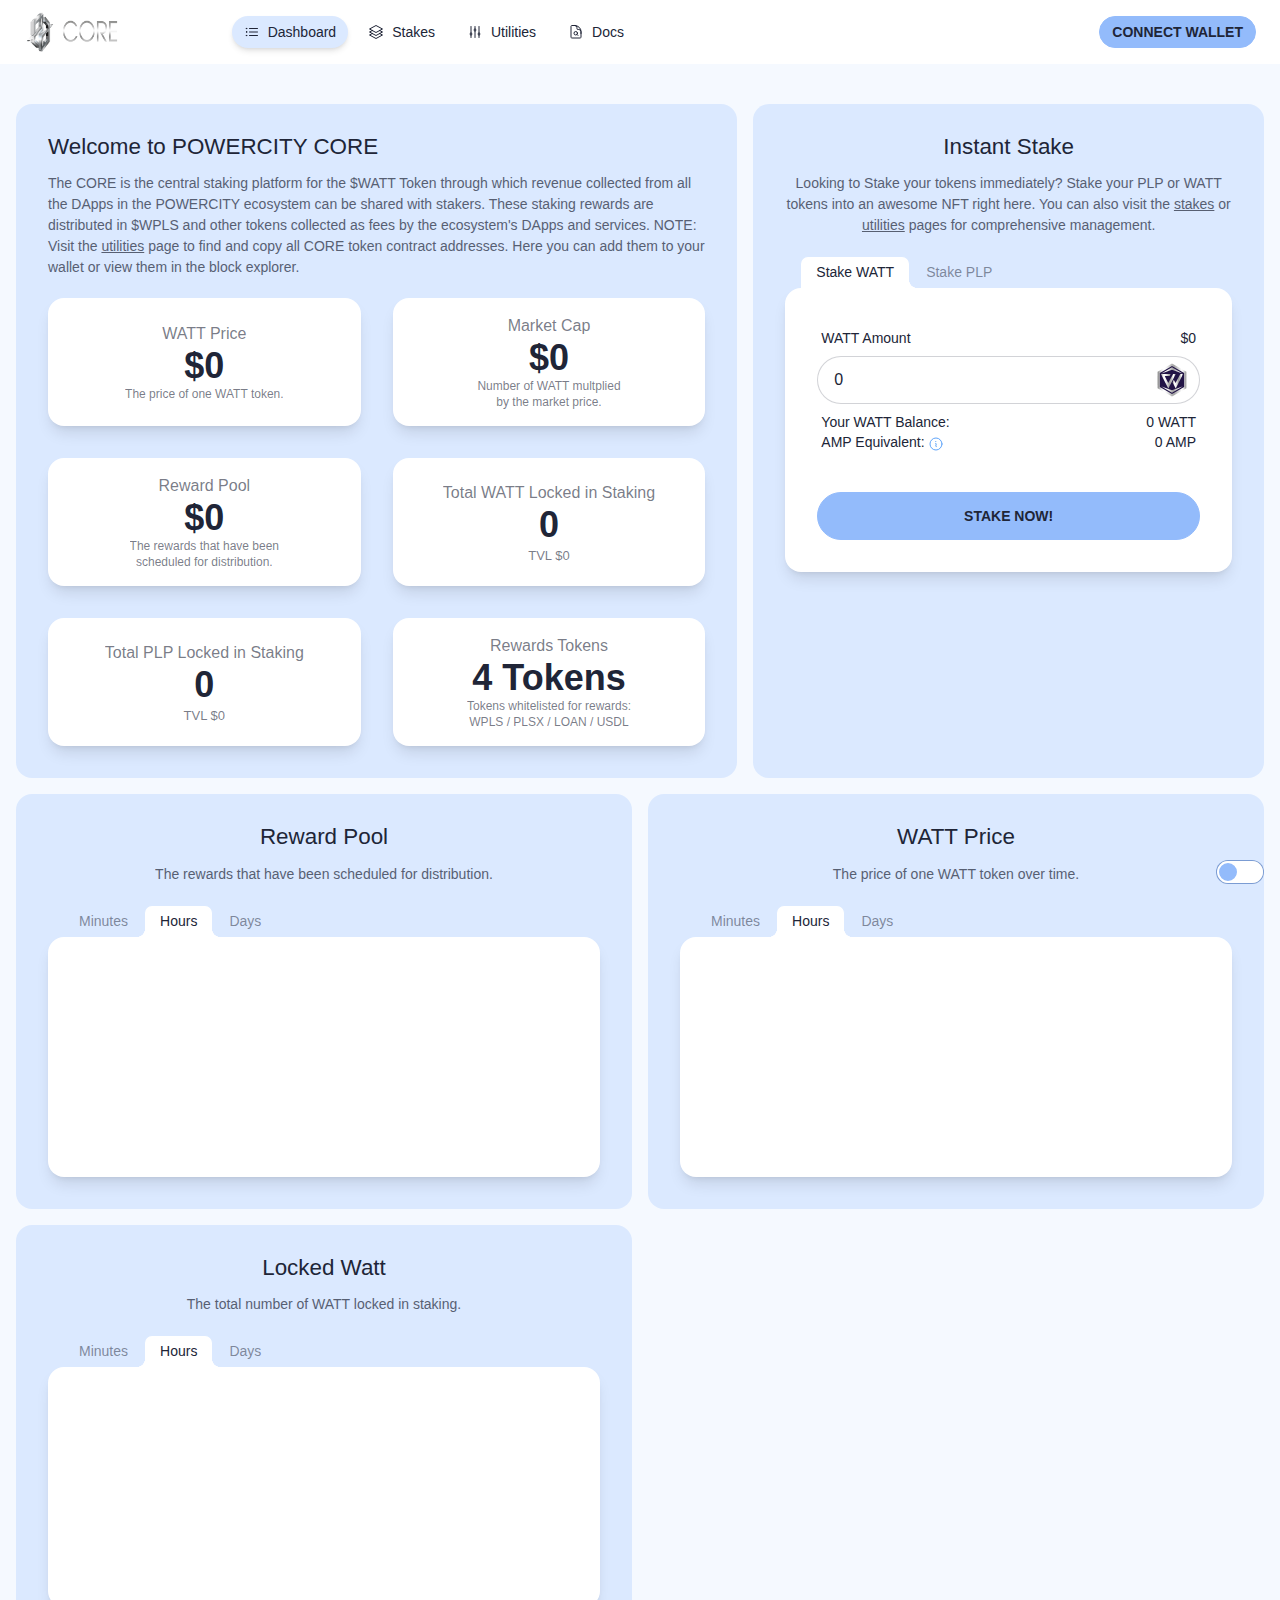
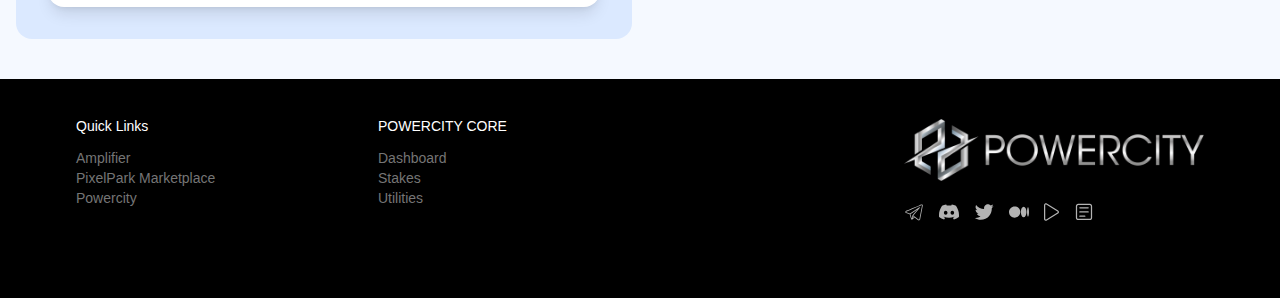
<file: index.html>
<!DOCTYPE html>
<html>

<head>
    <meta charSet="utf-8" />
    <meta name="viewport" content="width=device-width" />
    <title>POWERCITY CORE</title>
    <meta property="og:title" content="POWERCITY CORE" />
    <meta name="twitter:title" content="POWERCITY CORE" />
    <meta name="description"
        content="The CORE is the central $WATT Token staking platform through which revenue collected from all the dapps in the POWERCITY ecosystem can be shared with stakers." />
    <meta property="og:description"
        content="The CORE is the central $WATT Token staking platform through which revenue collected from all the dapps in the POWERCITY ecosystem can be shared with stakers." />
    <meta name="twitter:description"
        content="The CORE is the central $WATT Token staking platform through which revenue collected from all the dapps in the POWERCITY ecosystem can be shared with stakers." />
    <meta property="og:image" content="/powercity2.jpg" />
    <meta name="twitter:image" content="/powercity2.jpg" />
    <meta name="twitter:card"
        content="The CORE is the central $WATT Token staking platform through which revenue collected from all the dapps in the POWERCITY ecosystem can be shared with stakers." />
    <link rel="icon" type="image/png" sizes="32x32" href="/pc-favicon.png" />
    <meta name="next-head-count" content="12" />
    <link rel="preload" href="/_next/static/css/1a381044894e312d.css" as="style" crossorigin="" />
    <link rel="stylesheet" href="/_next/static/css/1a381044894e312d.css" crossorigin="" data-n-g="" /><noscript
        data-n-css=""></noscript>

</head>

<body>
    <div id="">
        <div data-rk="">
            <style>
                [data-rk] {
                    --rk-blurs-modalOverlay: blur(0px);
                    --rk-fonts-body: SFRounded, ui-rounded, "SF Pro Rounded", -apple-system, BlinkMacSystemFont, "Segoe UI", Roboto, Helvetica, Arial, sans-serif, "Apple Color Emoji", "Segoe UI Emoji", "Segoe UI Symbol";
                    --rk-radii-actionButton: 9999px;
                    --rk-radii-connectButton: 12px;
                    --rk-radii-menuButton: 12px;
                    --rk-radii-modal: 24px;
                    --rk-radii-modalMobile: 28px;
                    --rk-colors-accentColor: #3898FF;
                    --rk-colors-accentColorForeground: #FFF;
                    --rk-colors-actionButtonBorder: rgba(255, 255, 255, 0.04);
                    --rk-colors-actionButtonBorderMobile: rgba(255, 255, 255, 0.08);
                    --rk-colors-actionButtonSecondaryBackground: rgba(255, 255, 255, 0.08);
                    --rk-colors-closeButton: rgba(224, 232, 255, 0.6);
                    --rk-colors-closeButtonBackground: rgba(255, 255, 255, 0.08);
                    --rk-colors-connectButtonBackground: #1A1B1F;
                    --rk-colors-connectButtonBackgroundError: #FF494A;
                    --rk-colors-connectButtonInnerBackground: linear-gradient(0deg, rgba(255, 255, 255, 0.075), rgba(255, 255, 255, 0.15));
                    --rk-colors-connectButtonText: #FFF;
                    --rk-colors-connectButtonTextError: #FFF;
                    --rk-colors-connectionIndicator: #30E000;
                    --rk-colors-downloadBottomCardBackground: linear-gradient(126deg, rgba(0, 0, 0, 0) 9.49%, rgba(120, 120, 120, 0.2) 71.04%), #1A1B1F;
                    --rk-colors-downloadTopCardBackground: linear-gradient(126deg, rgba(120, 120, 120, 0.2) 9.49%, rgba(0, 0, 0, 0) 71.04%), #1A1B1F;
                    --rk-colors-error: #FF494A;
                    --rk-colors-generalBorder: rgba(255, 255, 255, 0.08);
                    --rk-colors-generalBorderDim: rgba(255, 255, 255, 0.04);
                    --rk-colors-menuItemBackground: rgba(224, 232, 255, 0.1);
                    --rk-colors-modalBackdrop: rgba(0, 0, 0, 0.5);
                    --rk-colors-modalBackground: #1A1B1F;
                    --rk-colors-modalBorder: rgba(255, 255, 255, 0.08);
                    --rk-colors-modalText: #FFF;
                    --rk-colors-modalTextDim: rgba(224, 232, 255, 0.3);
                    --rk-colors-modalTextSecondary: rgba(255, 255, 255, 0.6);
                    --rk-colors-profileAction: rgba(224, 232, 255, 0.1);
                    --rk-colors-profileActionHover: rgba(224, 232, 255, 0.2);
                    --rk-colors-profileForeground: rgba(224, 232, 255, 0.05);
                    --rk-colors-selectedOptionBorder: rgba(224, 232, 255, 0.1);
                    --rk-colors-standby: #FFD641;
                    --rk-shadows-connectButton: 0px 4px 12px rgba(0, 0, 0, 0.1);
                    --rk-shadows-dialog: 0px 8px 32px rgba(0, 0, 0, 0.32);
                    --rk-shadows-profileDetailsAction: 0px 2px 6px rgba(37, 41, 46, 0.04);
                    --rk-shadows-selectedOption: 0px 2px 6px rgba(0, 0, 0, 0.24);
                    --rk-shadows-selectedWallet: 0px 2px 6px rgba(0, 0, 0, 0.24);
                    --rk-shadows-walletLogo: 0px 2px 16px rgba(0, 0, 0, 0.16);
                }
            </style>
            <div class="flex flex-col min-h-screen">
                <div
                    class="sticky lg:static top-0 navbar bg-base-100 min-h-0 flex-shrink-0 justify-between z-20 transparent px-0 sm:px-2 z-40">
                    <div class="navbar-start w-auto lg:w-1/2">
                        <div class="lg:hidden dropdown"><label tabindex="0"
                                class="ml-1 btn btn-ghost hover:bg-transparent"><svg xmlns="http://www.w3.org/2000/svg"
                                    fill="none" viewBox="0 0 24 24" stroke-width="1.5" stroke="currentColor"
                                    aria-hidden="true" class="h-1/2">
                                    <path stroke-linecap="round" stroke-linejoin="round"
                                        d="M3.75 6.75h16.5M3.75 12h16.5m-16.5 5.25h16.5"></path>
                                </svg></label></div><a class="hidden lg:flex items-left gap-0 ml-4 mr-6 w-64" href="/">
                            <div class="flex h-10"><img alt="" class="cursor-pointer max-w-full h-auto"
                                    src="/pc-logo.gif" /></div>
                            <div class="flex h-10 ml-0"><img alt="" class="cursor-pointer max-w-full h-auto"
                                    src="/core.png" /></div>
                            <div class="flex flex-col"></div>
                        </a>
                        <ul class="hidden lg:flex lg:flex-nowrap menu menu-horizontal px-1 gap-2 ml-20">
                            <li><a target="_self"
                                    class="bg-secondary shadow-md hover:bg-secondary hover:shadow-md focus:bg-secondary py-1.5 px-3 text-sm rounded-full gap-2"
                                    href="/"><svg xmlns="http://www.w3.org/2000/svg" fill="none" viewBox="0 0 24 24"
                                        stroke-width="1.5" stroke="currentColor" aria-hidden="true" class="h-4 w-4">
                                        <path stroke-linecap="round" stroke-linejoin="round"
                                            d="M8.25 6.75h12M8.25 12h12m-12 5.25h12M3.75 6.75h.007v.008H3.75V6.75zm.375 0a.375.375 0 11-.75 0 .375.375 0 01.75 0zM3.75 12h.007v.008H3.75V12zm.375 0a.375.375 0 11-.75 0 .375.375 0 01.75 0zm-.375 5.25h.007v.008H3.75v-.008zm.375 0a.375.375 0 11-.75 0 .375.375 0 01.75 0z">
                                        </path>
                                    </svg>Dashboard</a></li>
                            <li><a target="_self"
                                    class=" hover:bg-secondary hover:shadow-md focus:bg-secondary py-1.5 px-3 text-sm rounded-full gap-2"
                                    href="/stakes"><svg xmlns="http://www.w3.org/2000/svg" fill="none"
                                        viewBox="0 0 24 24" stroke-width="1.5" stroke="currentColor" aria-hidden="true"
                                        class="h-4 w-4">
                                        <path stroke-linecap="round" stroke-linejoin="round"
                                            d="M6.429 9.75L2.25 12l4.179 2.25m0-4.5l5.571 3 5.571-3m-11.142 0L2.25 7.5 12 2.25l9.75 5.25-4.179 2.25m0 0L21.75 12l-4.179 2.25m0 0l4.179 2.25L12 21.75 2.25 16.5l4.179-2.25m11.142 0l-5.571 3-5.571-3">
                                        </path>
                                    </svg>Stakes</a></li>
                            <li><a target="_self"
                                    class=" hover:bg-secondary hover:shadow-md focus:bg-secondary py-1.5 px-3 text-sm rounded-full gap-2"
                                    href="/utilities"><svg xmlns="http://www.w3.org/2000/svg" fill="none"
                                        viewBox="0 0 24 24" stroke-width="1.5" stroke="currentColor" aria-hidden="true"
                                        class="h-4 w-4">
                                        <path stroke-linecap="round" stroke-linejoin="round"
                                            d="M6 13.5V3.75m0 9.75a1.5 1.5 0 010 3m0-3a1.5 1.5 0 000 3m0 3.75V16.5m12-3V3.75m0 9.75a1.5 1.5 0 010 3m0-3a1.5 1.5 0 000 3m0 3.75V16.5m-6-9V3.75m0 3.75a1.5 1.5 0 010 3m0-3a1.5 1.5 0 000 3m0 9.75V10.5">
                                        </path>
                                    </svg>Utilities</a></li>
                            <li><a target="_blank"
                                    class=" hover:bg-secondary hover:shadow-md focus:bg-secondary py-1.5 px-3 text-sm rounded-full gap-2"
                                    href="https://docs.powercity.io/core/"><svg xmlns="http://www.w3.org/2000/svg"
                                        fill="none" viewBox="0 0 24 24" stroke-width="1.5" stroke="currentColor"
                                        aria-hidden="true" class="h-4 w-4">
                                        <path stroke-linecap="round" stroke-linejoin="round"
                                            d="M19.5 14.25v-2.625a3.375 3.375 0 00-3.375-3.375h-1.5A1.125 1.125 0 0113.5 7.125v-1.5a3.375 3.375 0 00-3.375-3.375H8.25m5.231 13.481L15 17.25m-4.5-15H5.625c-.621 0-1.125.504-1.125 1.125v16.5c0 .621.504 1.125 1.125 1.125h12.75c.621 0 1.125-.504 1.125-1.125V11.25a9 9 0 00-9-9zm3.75 11.625a2.625 2.625 0 11-5.25 0 2.625 2.625 0 015.25 0z">
                                        </path>
                                    </svg>Docs</a></li>
                        </ul>
                    </div>
                    <div class="navbar-end flex-grow mr-4"><button class="btn btn-primary btn-sm" type="button">Connect
                            Wallet</button></div>
                </div>
                <main class="relative flex flex-col flex-1">
                    <div class="container mx-auto sm:px-4 dashboard">
                        <div class="grid grid-cols-12 grid-rows-7 gap-4">
                            <div
                                class="col-span-12 row-span-3 relative lg:col-span-7 xl:col-span-7 2xl:col-span-8 bg-base-300 px-5 py-8 md:px-8 md:py-8 text-left items-center rounded-2xl statinfo">
                                <h2>Welcome to POWERCITY CORE</h2>
                                <p>The CORE is the central staking platform for the $WATT Token through which revenue
                                    collected from all the DApps in the POWERCITY ecosystem can be shared with stakers.
                                    These staking rewards are distributed in $WPLS and other tokens collected as fees by
                                    the ecosystem&#x27;s DApps and services. NOTE: Visit the<!-- --> <a class="link"
                                        href="/utilities">utilities</a> <!-- -->page to find and copy all CORE token
                                    contract addresses. Here you can add them to your wallet or view them in the block
                                    explorer.</p>
                                <div
                                    class="grid grid-cols-1 lg:grid-cols-2 xl:grid-cols-2 2xl:grid-cols-3 xl:gap-8 gap-4">
                                    <div
                                        class="p-0  shadow-lg bg-base-100 rounded-2xl flex items-center text-center justify-center">
                                        <div class="stats">
                                            <div class="stat px-0">
                                                <div class="stat-title">WATT Price</div>
                                                <div class="stat-value">$0</div>
                                                <div class="stat-desc">The price of one WATT token.</div>
                                            </div>
                                        </div>
                                    </div>
                                    <div
                                        class="p-0  shadow-lg bg-base-100 rounded-2xl flex items-center text-center  justify-center">
                                        <div class="stats">
                                            <div class="stat px-0">
                                                <div class="stat-title">Market Cap</div>
                                                <div class="stat-value">$0</div>
                                                <div class="stat-desc">Number of WATT multplied<br />by the market
                                                    price.</div>
                                            </div>
                                        </div>
                                    </div>
                                    <div
                                        class="p-0  shadow-lg bg-base-100 rounded-2xl flex items-center text-center  justify-center">
                                        <div class="stats">
                                            <div class="stat px-0">
                                                <div class="stat-title">Reward Pool</div>
                                                <div class="stat-value">$0</div>
                                                <div class="stat-desc">The rewards that have been<br />scheduled for
                                                    distribution.</div>
                                            </div>
                                        </div>
                                    </div>
                                    <div
                                        class="p-0  shadow-lg bg-base-100 rounded-2xl flex items-center text-center  justify-center">
                                        <div class="stats">
                                            <div class="stat px-0">
                                                <div class="stat-title">Total WATT Locked in Staking</div>
                                                <div class="stat-value">0</div>
                                                <div class="stat-desc totals">TVL<!-- --> <!-- -->$0</div>
                                            </div>
                                        </div>
                                    </div>
                                    <div
                                        class="p-0  shadow-lg bg-base-100 rounded-2xl flex items-center text-center  justify-center">
                                        <div class="stats">
                                            <div class="stat px-0">
                                                <div class="stat-title">Total PLP Locked in Staking</div>
                                                <div class="stat-value">0</div>
                                                <div class="stat-desc totals">TVL<!-- --> <!-- -->$0</div>
                                            </div>
                                        </div>
                                    </div>
                                    <div
                                        class="p-0  shadow-lg bg-base-100 rounded-2xl flex items-center text-center  justify-center">
                                        <div class="stats">
                                            <div class="stat px-0">
                                                <div class="stat-title">Rewards Tokens</div>
                                                <div class="stat-value">4 Tokens</div>
                                                <div class="stat-desc">Tokens whitelisted for rewards:<br /> WPLS / PLSX
                                                    / LOAN / USDL</div>
                                            </div>
                                        </div>
                                    </div>
                                </div>
                            </div>
                            <div
                                class="col-span-12 row-span-3  lg:col-span-5 xl:col-span-5 2xl:col-span-4 bg-base-300 px-5 py-8 md:px-8 md:py-8 text-center items-center rounded-2xl statinfo">
                                <h2>Instant Stake</h2>
                                <p>Looking to Stake your tokens immediately? Stake your PLP or WATT tokens into an
                                    awesome NFT right here. You can also visit the<!-- --> <a class="link"
                                        href="/stakes">stakes</a> <!-- -->or<!-- --> <a class="link"
                                        href="/utilities">utilities</a> <!-- -->pages for comprehensive management.</p>
                                <div class="tabs mt-3"><a class="tab tab-lifted tab-active">Stake WATT</a><a
                                        class="tab tab-lifted ">Stake PLP</a></div>
                                <div class="card flex-shrink-0 shadow-lg bg-base-100 stakecard active">
                                    <div class="card-body">
                                        <div class="form-control"><label class="label"><span class="label-text">WATT
                                                    Amount</span><span
                                                    class="label-text">$<!-- -->0</span></label><input type="number"
                                                placeholder="0" class="input input-bordered" value="0" /><img alt=""
                                                class="tokenicon" src="/assets/icons/watt.svg" /><label
                                                class="label"><span class="label-text text-left">Your WATT
                                                    Balance:<br />AMP Equivalent:<!-- -->
                                                    <div class="tooltip tooltip-primary"
                                                        data-tip="When you stake WATT tokens in the CORE, you will receive an AMP amount representing this stake&#x27;s share of the rewards pool.">
                                                        <svg xmlns="http://www.w3.org/2000/svg" fill="none"
                                                            viewBox="0 0 24 24" stroke-width="1.5" stroke="currentColor"
                                                            aria-hidden="true"
                                                            class="h-4 w-4 text-blue-400 tooltipicon">
                                                            <path stroke-linecap="round" stroke-linejoin="round"
                                                                d="M11.25 11.25l.041-.02a.75.75 0 011.063.852l-.708 2.836a.75.75 0 001.063.853l.041-.021M21 12a9 9 0 11-18 0 9 9 0 0118 0zm-9-3.75h.008v.008H12V8.25z">
                                                            </path>
                                                        </svg>
                                                    </div>
                                                </span><span class="label-text text-right"><a href="#"
                                                        class="label-text link link-hover">0<!-- -->
                                                        WATT</a><br />0<!-- --> AMP</span></label></div>
                                        <div class="form-control mt-6"><button class="btn btn-primary ">Stake
                                                Now!</button></div>
                                    </div>
                                </div>
                                <div class="card flex-shrink-0 shadow-lg bg-base-100 stakecard ">
                                    <div class="card-body">
                                        <div class="form-control"><label class="label"><span class="label-text">PLP
                                                    Amount</span><span
                                                    class="label-text">$<!-- -->0</span></label><input type="number"
                                                placeholder="0" class="input input-bordered" value="0" /><img alt=""
                                                class="tokenicon" src="/assets/icons/plp.svg" /><label
                                                class="label"><span class="label-text text-left">Your PLP
                                                    Balance:<br />AMP Equivalent:<!-- -->
                                                    <div class="tooltip tooltip-primary shadow-lg"
                                                        data-tip="When you stake LP tokens in the CORE, you will receive an AMP amount representing this stake&#x27;s share of the rewards pool.">
                                                        <svg xmlns="http://www.w3.org/2000/svg" fill="none"
                                                            viewBox="0 0 24 24" stroke-width="1.5" stroke="currentColor"
                                                            aria-hidden="true"
                                                            class="h-4 w-4 text-blue-400 tooltipicon">
                                                            <path stroke-linecap="round" stroke-linejoin="round"
                                                                d="M11.25 11.25l.041-.02a.75.75 0 011.063.852l-.708 2.836a.75.75 0 001.063.853l.041-.021M21 12a9 9 0 11-18 0 9 9 0 0118 0zm-9-3.75h.008v.008H12V8.25z">
                                                            </path>
                                                        </svg>
                                                    </div><br />WATT Equivalent:<!-- -->
                                                    <div class="tooltip tooltip-primary shadow-lg"
                                                        data-tip="WATT equivalent = WATT in LP tokens x 2 x 1.5 (50% bonus for staking LP vs. WATT alone).">
                                                        <svg xmlns="http://www.w3.org/2000/svg" fill="none"
                                                            viewBox="0 0 24 24" stroke-width="1.5" stroke="currentColor"
                                                            aria-hidden="true"
                                                            class="h-4 w-4 text-blue-400 tooltipicon">
                                                            <path stroke-linecap="round" stroke-linejoin="round"
                                                                d="M11.25 11.25l.041-.02a.75.75 0 011.063.852l-.708 2.836a.75.75 0 001.063.853l.041-.021M21 12a9 9 0 11-18 0 9 9 0 0118 0zm-9-3.75h.008v.008H12V8.25z">
                                                            </path>
                                                        </svg>
                                                    </div>
                                                </span><span class="label-text text-right"><a href="#"
                                                        class="label-text link link-hover">0<!-- -->
                                                        PLP</a><br />0<!-- --> AMP<br />0<!-- --> WATT</span></label>
                                        </div>
                                        <div class="form-control mt-6"><button class="btn btn-primary ">Stake
                                                Now!</button></div>
                                    </div>
                                </div>
                            </div>
                            <div
                                class="col-span-12 row-span-2  lg:col-span-12 xl:col-span-6 2xl:col-span-4 bg-base-300 px-5 py-8 md:px-8 md:py-8 text-center items-center rounded-2xl statinfo">
                                <h2>Reward Pool</h2>
                                <p>The rewards that have been scheduled for distribution.</p>
                                <div class="tabs"><a class="tab tab-lifted ">Minutes</a><a
                                        class="tab tab-lifted tab-active">Hours</a><a class="tab tab-lifted ">Days</a>
                                </div>
                                <div
                                    class="bg-base-100 px-5 py-5 text-center items-center rounded-2xl shadow-lg rewardtabcontent">
                                    <div style="width:100%;height:200px">
                                        <div class="recharts-responsive-container"
                                            style="width:100%;height:100%;min-width:0"></div>
                                    </div>
                                </div>
                                <div
                                    class="bg-base-100 px-5 py-5 text-center items-center rounded-2xl shadow-lg rewardtabcontentactive">
                                    <div style="width:100%;height:200px">
                                        <div class="recharts-responsive-container"
                                            style="width:100%;height:100%;min-width:0"></div>
                                    </div>
                                </div>
                                <div
                                    class="bg-base-100 px-5 py-5 text-center items-center rounded-2xl shadow-lg rewardtabcontent">
                                    <div style="width:100%;height:200px">
                                        <div class="recharts-responsive-container"
                                            style="width:100%;height:100%;min-width:0"></div>
                                    </div>
                                </div>
                            </div>
                            <div
                                class="col-span-12 row-span-2  lg:col-span-6 xl:col-span-6 2xl:col-span-4 bg-base-300 px-5 py-8 md:px-8 md:py-8 text-center items-center rounded-2xl statinfo">
                                <h2>WATT Price</h2>
                                <p>The price of one WATT token over time.</p>
                                <div class="tabs "><a class="tab tab-lifted ">Minutes</a><a
                                        class="tab tab-lifted tab-active">Hours</a><a class="tab tab-lifted ">Days</a>
                                </div>
                                <div
                                    class="bg-base-100 px-5 py-5 text-center items-center rounded-2xl shadow-lg watttabcontent">
                                    <div style="width:100%;height:200px">
                                        <div class="recharts-responsive-container"
                                            style="width:100%;height:100%;min-width:0"></div>
                                    </div>
                                </div>
                                <div
                                    class="bg-base-100 px-5 py-5 text-center items-center rounded-2xl shadow-lg watttabcontentactive">
                                    <div style="width:100%;height:200px">
                                        <div class="recharts-responsive-container"
                                            style="width:100%;height:100%;min-width:0"></div>
                                    </div>
                                </div>
                                <div
                                    class="bg-base-100 px-5 py-5 text-center items-center rounded-2xl shadow-lg watttabcontent">
                                    <div style="width:100%;height:200px">
                                        <div class="recharts-responsive-container"
                                            style="width:100%;height:100%;min-width:0"></div>
                                    </div>
                                </div>
                            </div>
                            <div
                                class="col-span-12 row-span-2  lg:col-span-6 xl:col-span-6 2xl:col-span-4 bg-base-300 px-5 py-8 md:px-8 md:py-8 text-center items-center rounded-2xl statinfo">
                                <h2>Locked Watt</h2>
                                <p>The total number of WATT locked in staking.</p>
                                <div class="tabs"><a class="tab tab-lifted ">Minutes</a><a
                                        class="tab tab-lifted tab-active">Hours</a><a class="tab tab-lifted ">Days</a>
                                </div>
                                <div
                                    class="bg-base-100 px-5 py-5 text-center items-center rounded-2xl shadow-lg lockedtabcontent">
                                    <div style="width:100%;height:200px">
                                        <div class="recharts-responsive-container"
                                            style="width:100%;height:100%;min-width:0"></div>
                                    </div>
                                </div>
                                <div
                                    class="bg-base-100 px-5 py-5 text-center items-center rounded-2xl shadow-lg lockedtabcontentactive">
                                    <div style="width:100%;height:200px">
                                        <div class="recharts-responsive-container"
                                            style="width:100%;height:100%;min-width:0"></div>
                                    </div>
                                </div>
                                <div
                                    class="bg-base-100 px-5 py-5 text-center items-center rounded-2xl shadow-lg lockedtabcontent">
                                    <div style="width:100%;height:200px">
                                        <div class="recharts-responsive-container"
                                            style="width:100%;height:100%;min-width:0"></div>
                                    </div>
                                </div>
                            </div>
                        </div>
                    </div>
                </main>
                <div class="h-fit bg-black px-5 mt-10 lg:mb-0">
                    <div>
                        <div
                            class="fixed flex justify-between items-center w-full z-20 p-4 bottom-0 left-0 pointer-events-none">
                            <div class="flex space-x-2 pointer-events-auto"></div>
                            <div class="flex space-x-2 text-sm pointer-events-auto"><input id="theme-toggle"
                                    type="checkbox" class="toggle toggle-primary bg-primary" /></div>
                        </div>
                    </div>
                    <div class="container mx-auto w-full px-1 lg:px-14 footer">
                        <div class="sm:flex justify-between text-sm w-full">
                            <div class="menu-left w-full sm:w-1/2 flex justify-start">
                                <div class="w-1/2 mr-10 mb-10">
                                    <h3>Quick Links</h3>
                                    <ul>
                                        <li><a href="/">Amplifier</a></li>
                                        <li><a href="/">PixelPark Marketplace</a></li>
                                        <li><a target="_blank" href="https://powercity.io/">Powercity</a></li>
                                    </ul>
                                </div>
                                <div class="w-1/2">
                                    <h3>POWERCITY CORE</h3>
                                    <ul>
                                        <li><a href="/">Dashboard</a></li>
                                        <li><a href="/stakes">Stakes</a></li>
                                        <li><a href="/utilities">Utilities</a></li>
                                    </ul>
                                </div>
                            </div>
                            <div class="menu-right justify-end items-end"><a target="_blank"
                                    href="https://powercity.io/"><img alt="" class="logo mb-5" src="/logo-pc.png" /></a>
                                <div class="social-row"><a target="_blank" href="https://t.me/POWERCITYio"><img alt=""
                                            class="icon" src="/assets/icons/telegram.svg" /></a><a target="_blank"
                                        href="https://discord.gg/w574jPnQpZ"><img alt="" class="icon"
                                            src="/assets/icons/discord.svg" /></a><a target="_blank"
                                        href="https://twitter.com/POWERCITYio"><img alt="" class="icon"
                                            src="/assets/icons/twitter.svg" /></a><a target="_blank"
                                        href="https://medium.com/@powercity"><img alt="" class="icon"
                                            src="/assets/icons/medium.svg" /></a><a target="_blank"
                                        href="https://www.youtube.com/channel/UCKoFHpAen2bjhqp4Vzq6ZRQ"><img alt=""
                                            class="icon" src="/assets/icons/play.svg" /></a><a target="_blank"
                                        href="https://docs.powercity.io/core/"><img alt="" class="icon"
                                            src="/assets/icons/docs2.svg" /></a></div>
                            </div>
                        </div>
                    </div>
                </div>
            </div>
            <div style="position:fixed;z-index:9999;top:16px;left:16px;right:16px;bottom:16px;pointer-events:none">
            </div>
        </div>
    </div>
    <script id="__NEXT_DATA__" type="application/json"
        crossorigin="">{"props":{"pageProps":{}},"page":"/","query":{},"buildId":"WhvLH-FSErq3DPU9zXxOv","nextExport":true,"autoExport":true,"isFallback":false,"scriptLoader":[]}</script>
</body>

</html>
</file>
<file: _next/static/css/1a381044894e312d.css>
[data-rk] .iekbcc0{border:0;box-sizing:border-box;font-size:100%;line-height:normal;margin:0;padding:0;text-align:left;vertical-align:baseline;-webkit-tap-highlight-color:transparent}[data-rk] .iekbcc1{list-style:none}[data-rk] .iekbcc2{quotes:none}[data-rk] .iekbcc2:after,[data-rk] .iekbcc2:before{content:""}[data-rk] .iekbcc3{border-collapse:collapse;border-spacing:0}[data-rk] .iekbcc4{-webkit-appearance:none;-moz-appearance:none;appearance:none}[data-rk] .iekbcc5{outline:none}[data-rk] .iekbcc5::-moz-placeholder{opacity:1}[data-rk] .iekbcc5::placeholder{opacity:1}[data-rk] .iekbcc6{background-color:transparent;color:inherit}[data-rk] .iekbcc7:disabled{opacity:1}[data-rk] .iekbcc7::-ms-expand,[data-rk] .iekbcc8::-ms-clear{display:none}[data-rk] .iekbcc8::-webkit-search-cancel-button{-webkit-appearance:none}[data-rk] .iekbcc9{background:none;cursor:pointer;text-align:left}[data-rk] .iekbcca{color:inherit;text-decoration:none}[data-rk] .ju367v0{align-items:flex-start}[data-rk] .ju367v2{align-items:flex-end}[data-rk] .ju367v4{align-items:center}[data-rk] .ju367v6{display:none}[data-rk] .ju367v8{display:block}[data-rk] .ju367va{display:flex}[data-rk] .ju367vc{display:inline}[data-rk] .ju367ve{align-self:flex-start}[data-rk] .ju367vf{align-self:flex-end}[data-rk] .ju367vg{align-self:center}[data-rk] .ju367vh{background-size:cover}[data-rk] .ju367vi{border-radius:1px}[data-rk] .ju367vj{border-radius:6px}[data-rk] .ju367vk{border-radius:10px}[data-rk] .ju367vl{border-radius:13px}[data-rk] .ju367vm{border-radius:var(--rk-radii-actionButton)}[data-rk] .ju367vn{border-radius:var(--rk-radii-connectButton)}[data-rk] .ju367vo{border-radius:var(--rk-radii-menuButton)}[data-rk] .ju367vp{border-radius:var(--rk-radii-modal)}[data-rk] .ju367vq{border-radius:var(--rk-radii-modalMobile)}[data-rk] .ju367vr{border-radius:25%}[data-rk] .ju367vs{border-radius:9999px}[data-rk] .ju367vt{border-style:solid}[data-rk] .ju367vu{border-width:0}[data-rk] .ju367vv{border-width:1px}[data-rk] .ju367vw{border-width:2px}[data-rk] .ju367vx{border-width:4px}[data-rk] .ju367vy{cursor:pointer}[data-rk] .ju367vz{flex-direction:row}[data-rk] .ju367v10{flex-direction:column}[data-rk] .ju367v11{font-family:var(--rk-fonts-body)}[data-rk] .ju367v12{font-size:12px;line-height:18px}[data-rk] .ju367v13{font-size:13px;line-height:18px}[data-rk] .ju367v14{font-size:14px;line-height:18px}[data-rk] .ju367v15{font-size:16px;line-height:20px}[data-rk] .ju367v16{font-size:18px;line-height:24px}[data-rk] .ju367v17{font-size:20px;line-height:24px}[data-rk] .ju367v18{font-size:23px;line-height:29px}[data-rk] .ju367v19{font-weight:400}[data-rk] .ju367v1a{font-weight:500}[data-rk] .ju367v1b{font-weight:600}[data-rk] .ju367v1c{font-weight:700}[data-rk] .ju367v1d{font-weight:800}[data-rk] .ju367v1e{gap:0}[data-rk] .ju367v1f{gap:1px}[data-rk] .ju367v1g{gap:2px}[data-rk] .ju367v1h{gap:3px}[data-rk] .ju367v1i{gap:4px}[data-rk] .ju367v1j{gap:5px}[data-rk] .ju367v1k{gap:6px}[data-rk] .ju367v1l{gap:8px}[data-rk] .ju367v1m{gap:10px}[data-rk] .ju367v1n{gap:12px}[data-rk] .ju367v1o{gap:14px}[data-rk] .ju367v1p{gap:16px}[data-rk] .ju367v1q{gap:18px}[data-rk] .ju367v1r{gap:20px}[data-rk] .ju367v1s{gap:24px}[data-rk] .ju367v1t{gap:28px}[data-rk] .ju367v1u{gap:32px}[data-rk] .ju367v1v{gap:36px}[data-rk] .ju367v1w{gap:44px}[data-rk] .ju367v1x{gap:64px}[data-rk] .ju367v1y{gap:-1px}[data-rk] .ju367v1z{height:1px}[data-rk] .ju367v20{height:2px}[data-rk] .ju367v21{height:4px}[data-rk] .ju367v22{height:8px}[data-rk] .ju367v23{height:12px}[data-rk] .ju367v24{height:20px}[data-rk] .ju367v25{height:24px}[data-rk] .ju367v26{height:28px}[data-rk] .ju367v27{height:30px}[data-rk] .ju367v28{height:32px}[data-rk] .ju367v29{height:34px}[data-rk] .ju367v2a{height:36px}[data-rk] .ju367v2b{height:40px}[data-rk] .ju367v2c{height:44px}[data-rk] .ju367v2d{height:48px}[data-rk] .ju367v2e{height:54px}[data-rk] .ju367v2f{height:60px}[data-rk] .ju367v2g{height:200px}[data-rk] .ju367v2h{height:100%}[data-rk] .ju367v2i{height:-moz-max-content;height:max-content}[data-rk] .ju367v2j{justify-content:flex-start}[data-rk] .ju367v2k{justify-content:flex-end}[data-rk] .ju367v2l{justify-content:center}[data-rk] .ju367v2m{justify-content:space-between}[data-rk] .ju367v2n{justify-content:space-around}[data-rk] .ju367v2o{text-align:left}[data-rk] .ju367v2p{text-align:center}[data-rk] .ju367v2q{text-align:inherit}[data-rk] .ju367v2r{margin-bottom:0}[data-rk] .ju367v2s{margin-bottom:1px}[data-rk] .ju367v2t{margin-bottom:2px}[data-rk] .ju367v2u{margin-bottom:3px}[data-rk] .ju367v2v{margin-bottom:4px}[data-rk] .ju367v2w{margin-bottom:5px}[data-rk] .ju367v2x{margin-bottom:6px}[data-rk] .ju367v2y{margin-bottom:8px}[data-rk] .ju367v2z{margin-bottom:10px}[data-rk] .ju367v30{margin-bottom:12px}[data-rk] .ju367v31{margin-bottom:14px}[data-rk] .ju367v32{margin-bottom:16px}[data-rk] .ju367v33{margin-bottom:18px}[data-rk] .ju367v34{margin-bottom:20px}[data-rk] .ju367v35{margin-bottom:24px}[data-rk] .ju367v36{margin-bottom:28px}[data-rk] .ju367v37{margin-bottom:32px}[data-rk] .ju367v38{margin-bottom:36px}[data-rk] .ju367v39{margin-bottom:44px}[data-rk] .ju367v3a{margin-bottom:64px}[data-rk] .ju367v3b{margin-bottom:-1px}[data-rk] .ju367v3c{margin-left:0}[data-rk] .ju367v3d{margin-left:1px}[data-rk] .ju367v3e{margin-left:2px}[data-rk] .ju367v3f{margin-left:3px}[data-rk] .ju367v3g{margin-left:4px}[data-rk] .ju367v3h{margin-left:5px}[data-rk] .ju367v3i{margin-left:6px}[data-rk] .ju367v3j{margin-left:8px}[data-rk] .ju367v3k{margin-left:10px}[data-rk] .ju367v3l{margin-left:12px}[data-rk] .ju367v3m{margin-left:14px}[data-rk] .ju367v3n{margin-left:16px}[data-rk] .ju367v3o{margin-left:18px}[data-rk] .ju367v3p{margin-left:20px}[data-rk] .ju367v3q{margin-left:24px}[data-rk] .ju367v3r{margin-left:28px}[data-rk] .ju367v3s{margin-left:32px}[data-rk] .ju367v3t{margin-left:36px}[data-rk] .ju367v3u{margin-left:44px}[data-rk] .ju367v3v{margin-left:64px}[data-rk] .ju367v3w{margin-left:-1px}[data-rk] .ju367v3x{margin-right:0}[data-rk] .ju367v3y{margin-right:1px}[data-rk] .ju367v3z{margin-right:2px}[data-rk] .ju367v40{margin-right:3px}[data-rk] .ju367v41{margin-right:4px}[data-rk] .ju367v42{margin-right:5px}[data-rk] .ju367v43{margin-right:6px}[data-rk] .ju367v44{margin-right:8px}[data-rk] .ju367v45{margin-right:10px}[data-rk] .ju367v46{margin-right:12px}[data-rk] .ju367v47{margin-right:14px}[data-rk] .ju367v48{margin-right:16px}[data-rk] .ju367v49{margin-right:18px}[data-rk] .ju367v4a{margin-right:20px}[data-rk] .ju367v4b{margin-right:24px}[data-rk] .ju367v4c{margin-right:28px}[data-rk] .ju367v4d{margin-right:32px}[data-rk] .ju367v4e{margin-right:36px}[data-rk] .ju367v4f{margin-right:44px}[data-rk] .ju367v4g{margin-right:64px}[data-rk] .ju367v4h{margin-right:-1px}[data-rk] .ju367v4i{margin-top:0}[data-rk] .ju367v4j{margin-top:1px}[data-rk] .ju367v4k{margin-top:2px}[data-rk] .ju367v4l{margin-top:3px}[data-rk] .ju367v4m{margin-top:4px}[data-rk] .ju367v4n{margin-top:5px}[data-rk] .ju367v4o{margin-top:6px}[data-rk] .ju367v4p{margin-top:8px}[data-rk] .ju367v4q{margin-top:10px}[data-rk] .ju367v4r{margin-top:12px}[data-rk] .ju367v4s{margin-top:14px}[data-rk] .ju367v4t{margin-top:16px}[data-rk] .ju367v4u{margin-top:18px}[data-rk] .ju367v4v{margin-top:20px}[data-rk] .ju367v4w{margin-top:24px}[data-rk] .ju367v4x{margin-top:28px}[data-rk] .ju367v4y{margin-top:32px}[data-rk] .ju367v4z{margin-top:36px}[data-rk] .ju367v50{margin-top:44px}[data-rk] .ju367v51{margin-top:64px}[data-rk] .ju367v52{margin-top:-1px}[data-rk] .ju367v53{max-width:1px}[data-rk] .ju367v54{max-width:2px}[data-rk] .ju367v55{max-width:4px}[data-rk] .ju367v56{max-width:8px}[data-rk] .ju367v57{max-width:12px}[data-rk] .ju367v58{max-width:20px}[data-rk] .ju367v59{max-width:24px}[data-rk] .ju367v5a{max-width:28px}[data-rk] .ju367v5b{max-width:30px}[data-rk] .ju367v5c{max-width:32px}[data-rk] .ju367v5d{max-width:34px}[data-rk] .ju367v5e{max-width:36px}[data-rk] .ju367v5f{max-width:40px}[data-rk] .ju367v5g{max-width:44px}[data-rk] .ju367v5h{max-width:48px}[data-rk] .ju367v5i{max-width:54px}[data-rk] .ju367v5j{max-width:60px}[data-rk] .ju367v5k{max-width:200px}[data-rk] .ju367v5l{max-width:100%}[data-rk] .ju367v5m{max-width:-moz-max-content;max-width:max-content}[data-rk] .ju367v5n{min-width:1px}[data-rk] .ju367v5o{min-width:2px}[data-rk] .ju367v5p{min-width:4px}[data-rk] .ju367v5q{min-width:8px}[data-rk] .ju367v5r{min-width:12px}[data-rk] .ju367v5s{min-width:20px}[data-rk] .ju367v5t{min-width:24px}[data-rk] .ju367v5u{min-width:28px}[data-rk] .ju367v5v{min-width:30px}[data-rk] .ju367v5w{min-width:32px}[data-rk] .ju367v5x{min-width:34px}[data-rk] .ju367v5y{min-width:36px}[data-rk] .ju367v5z{min-width:40px}[data-rk] .ju367v60{min-width:44px}[data-rk] .ju367v61{min-width:48px}[data-rk] .ju367v62{min-width:54px}[data-rk] .ju367v63{min-width:60px}[data-rk] .ju367v64{min-width:200px}[data-rk] .ju367v65{min-width:100%}[data-rk] .ju367v66{min-width:-moz-max-content;min-width:max-content}[data-rk] .ju367v67{overflow:hidden}[data-rk] .ju367v68{padding-bottom:0}[data-rk] .ju367v69{padding-bottom:1px}[data-rk] .ju367v6a{padding-bottom:2px}[data-rk] .ju367v6b{padding-bottom:3px}[data-rk] .ju367v6c{padding-bottom:4px}[data-rk] .ju367v6d{padding-bottom:5px}[data-rk] .ju367v6e{padding-bottom:6px}[data-rk] .ju367v6f{padding-bottom:8px}[data-rk] .ju367v6g{padding-bottom:10px}[data-rk] .ju367v6h{padding-bottom:12px}[data-rk] .ju367v6i{padding-bottom:14px}[data-rk] .ju367v6j{padding-bottom:16px}[data-rk] .ju367v6k{padding-bottom:18px}[data-rk] .ju367v6l{padding-bottom:20px}[data-rk] .ju367v6m{padding-bottom:24px}[data-rk] .ju367v6n{padding-bottom:28px}[data-rk] .ju367v6o{padding-bottom:32px}[data-rk] .ju367v6p{padding-bottom:36px}[data-rk] .ju367v6q{padding-bottom:44px}[data-rk] .ju367v6r{padding-bottom:64px}[data-rk] .ju367v6s{padding-bottom:-1px}[data-rk] .ju367v6t{padding-left:0}[data-rk] .ju367v6u{padding-left:1px}[data-rk] .ju367v6v{padding-left:2px}[data-rk] .ju367v6w{padding-left:3px}[data-rk] .ju367v6x{padding-left:4px}[data-rk] .ju367v6y{padding-left:5px}[data-rk] .ju367v6z{padding-left:6px}[data-rk] .ju367v70{padding-left:8px}[data-rk] .ju367v71{padding-left:10px}[data-rk] .ju367v72{padding-left:12px}[data-rk] .ju367v73{padding-left:14px}[data-rk] .ju367v74{padding-left:16px}[data-rk] .ju367v75{padding-left:18px}[data-rk] .ju367v76{padding-left:20px}[data-rk] .ju367v77{padding-left:24px}[data-rk] .ju367v78{padding-left:28px}[data-rk] .ju367v79{padding-left:32px}[data-rk] .ju367v7a{padding-left:36px}[data-rk] .ju367v7b{padding-left:44px}[data-rk] .ju367v7c{padding-left:64px}[data-rk] .ju367v7d{padding-left:-1px}[data-rk] .ju367v7e{padding-right:0}[data-rk] .ju367v7f{padding-right:1px}[data-rk] .ju367v7g{padding-right:2px}[data-rk] .ju367v7h{padding-right:3px}[data-rk] .ju367v7i{padding-right:4px}[data-rk] .ju367v7j{padding-right:5px}[data-rk] .ju367v7k{padding-right:6px}[data-rk] .ju367v7l{padding-right:8px}[data-rk] .ju367v7m{padding-right:10px}[data-rk] .ju367v7n{padding-right:12px}[data-rk] .ju367v7o{padding-right:14px}[data-rk] .ju367v7p{padding-right:16px}[data-rk] .ju367v7q{padding-right:18px}[data-rk] .ju367v7r{padding-right:20px}[data-rk] .ju367v7s{padding-right:24px}[data-rk] .ju367v7t{padding-right:28px}[data-rk] .ju367v7u{padding-right:32px}[data-rk] .ju367v7v{padding-right:36px}[data-rk] .ju367v7w{padding-right:44px}[data-rk] .ju367v7x{padding-right:64px}[data-rk] .ju367v7y{padding-right:-1px}[data-rk] .ju367v7z{padding-top:0}[data-rk] .ju367v80{padding-top:1px}[data-rk] .ju367v81{padding-top:2px}[data-rk] .ju367v82{padding-top:3px}[data-rk] .ju367v83{padding-top:4px}[data-rk] .ju367v84{padding-top:5px}[data-rk] .ju367v85{padding-top:6px}[data-rk] .ju367v86{padding-top:8px}[data-rk] .ju367v87{padding-top:10px}[data-rk] .ju367v88{padding-top:12px}[data-rk] .ju367v89{padding-top:14px}[data-rk] .ju367v8a{padding-top:16px}[data-rk] .ju367v8b{padding-top:18px}[data-rk] .ju367v8c{padding-top:20px}[data-rk] .ju367v8d{padding-top:24px}[data-rk] .ju367v8e{padding-top:28px}[data-rk] .ju367v8f{padding-top:32px}[data-rk] .ju367v8g{padding-top:36px}[data-rk] .ju367v8h{padding-top:44px}[data-rk] .ju367v8i{padding-top:64px}[data-rk] .ju367v8j{padding-top:-1px}[data-rk] .ju367v8k{position:absolute}[data-rk] .ju367v8l{position:fixed}[data-rk] .ju367v8m{position:relative}[data-rk] .ju367v8n{right:0}[data-rk] .ju367v8o{transition:.125s ease}[data-rk] .ju367v8p{transition:transform .125s ease}[data-rk] .ju367v8q{-webkit-user-select:none;-moz-user-select:none;user-select:none}[data-rk] .ju367v8r{width:1px}[data-rk] .ju367v8s{width:2px}[data-rk] .ju367v8t{width:4px}[data-rk] .ju367v8u{width:8px}[data-rk] .ju367v8v{width:12px}[data-rk] .ju367v8w{width:20px}[data-rk] .ju367v8x{width:24px}[data-rk] .ju367v8y{width:28px}[data-rk] .ju367v8z{width:30px}[data-rk] .ju367v90{width:32px}[data-rk] .ju367v91{width:34px}[data-rk] .ju367v92{width:36px}[data-rk] .ju367v93{width:40px}[data-rk] .ju367v94{width:44px}[data-rk] .ju367v95{width:48px}[data-rk] .ju367v96{width:54px}[data-rk] .ju367v97{width:60px}[data-rk] .ju367v98{width:200px}[data-rk] .ju367v99{width:100%}[data-rk] .ju367v9a{width:-moz-max-content;width:max-content}[data-rk] .ju367v9b{-webkit-backdrop-filter:var(--rk-blurs-modalOverlay);backdrop-filter:var(--rk-blurs-modalOverlay)}[data-rk] .ju367v9c,[data-rk] .ju367v9d:hover,[data-rk] .ju367v9e:active{background:var(--rk-colors-accentColor)}[data-rk] .ju367v9f,[data-rk] .ju367v9g:hover,[data-rk] .ju367v9h:active{background:var(--rk-colors-accentColorForeground)}[data-rk] .ju367v9i,[data-rk] .ju367v9j:hover,[data-rk] .ju367v9k:active{background:var(--rk-colors-actionButtonBorder)}[data-rk] .ju367v9l,[data-rk] .ju367v9m:hover,[data-rk] .ju367v9n:active{background:var(--rk-colors-actionButtonBorderMobile)}[data-rk] .ju367v9o,[data-rk] .ju367v9p:hover,[data-rk] .ju367v9q:active{background:var(--rk-colors-actionButtonSecondaryBackground)}[data-rk] .ju367v9r,[data-rk] .ju367v9s:hover,[data-rk] .ju367v9t:active{background:var(--rk-colors-closeButton)}[data-rk] .ju367v9u,[data-rk] .ju367v9v:hover,[data-rk] .ju367v9w:active{background:var(--rk-colors-closeButtonBackground)}[data-rk] .ju367v9x,[data-rk] .ju367v9y:hover,[data-rk] .ju367v9z:active{background:var(--rk-colors-connectButtonBackground)}[data-rk] .ju367va0,[data-rk] .ju367va1:hover,[data-rk] .ju367va2:active{background:var(--rk-colors-connectButtonBackgroundError)}[data-rk] .ju367va3,[data-rk] .ju367va4:hover,[data-rk] .ju367va5:active{background:var(--rk-colors-connectButtonInnerBackground)}[data-rk] .ju367va6,[data-rk] .ju367va7:hover,[data-rk] .ju367va8:active{background:var(--rk-colors-connectButtonText)}[data-rk] .ju367va9,[data-rk] .ju367vaa:hover,[data-rk] .ju367vab:active{background:var(--rk-colors-connectButtonTextError)}[data-rk] .ju367vac,[data-rk] .ju367vad:hover,[data-rk] .ju367vae:active{background:var(--rk-colors-connectionIndicator)}[data-rk] .ju367vaf,[data-rk] .ju367vag:hover,[data-rk] .ju367vah:active{background:var(--rk-colors-downloadBottomCardBackground)}[data-rk] .ju367vai,[data-rk] .ju367vaj:hover,[data-rk] .ju367vak:active{background:var(--rk-colors-downloadTopCardBackground)}[data-rk] .ju367val,[data-rk] .ju367vam:hover,[data-rk] .ju367van:active{background:var(--rk-colors-error)}[data-rk] .ju367vao,[data-rk] .ju367vap:hover,[data-rk] .ju367vaq:active{background:var(--rk-colors-generalBorder)}[data-rk] .ju367var,[data-rk] .ju367vas:hover,[data-rk] .ju367vat:active{background:var(--rk-colors-generalBorderDim)}[data-rk] .ju367vau,[data-rk] .ju367vav:hover,[data-rk] .ju367vaw:active{background:var(--rk-colors-menuItemBackground)}[data-rk] .ju367vax,[data-rk] .ju367vay:hover,[data-rk] .ju367vaz:active{background:var(--rk-colors-modalBackdrop)}[data-rk] .ju367vb0,[data-rk] .ju367vb1:hover,[data-rk] .ju367vb2:active{background:var(--rk-colors-modalBackground)}[data-rk] .ju367vb3,[data-rk] .ju367vb4:hover,[data-rk] .ju367vb5:active{background:var(--rk-colors-modalBorder)}[data-rk] .ju367vb6,[data-rk] .ju367vb7:hover,[data-rk] .ju367vb8:active{background:var(--rk-colors-modalText)}[data-rk] .ju367vb9,[data-rk] .ju367vba:hover,[data-rk] .ju367vbb:active{background:var(--rk-colors-modalTextDim)}[data-rk] .ju367vbc,[data-rk] .ju367vbd:hover,[data-rk] .ju367vbe:active{background:var(--rk-colors-modalTextSecondary)}[data-rk] .ju367vbf,[data-rk] .ju367vbg:hover,[data-rk] .ju367vbh:active{background:var(--rk-colors-profileAction)}[data-rk] .ju367vbi,[data-rk] .ju367vbj:hover,[data-rk] .ju367vbk:active{background:var(--rk-colors-profileActionHover)}[data-rk] .ju367vbl,[data-rk] .ju367vbm:hover,[data-rk] .ju367vbn:active{background:var(--rk-colors-profileForeground)}[data-rk] .ju367vbo,[data-rk] .ju367vbp:hover,[data-rk] .ju367vbq:active{background:var(--rk-colors-selectedOptionBorder)}[data-rk] .ju367vbr,[data-rk] .ju367vbs:hover,[data-rk] .ju367vbt:active{background:var(--rk-colors-standby)}[data-rk] .ju367vbu,[data-rk] .ju367vbv:hover,[data-rk] .ju367vbw:active{border-color:var(--rk-colors-accentColor)}[data-rk] .ju367vbx,[data-rk] .ju367vby:hover,[data-rk] .ju367vbz:active{border-color:var(--rk-colors-accentColorForeground)}[data-rk] .ju367vc0,[data-rk] .ju367vc1:hover,[data-rk] .ju367vc2:active{border-color:var(--rk-colors-actionButtonBorder)}[data-rk] .ju367vc3,[data-rk] .ju367vc4:hover,[data-rk] .ju367vc5:active{border-color:var(--rk-colors-actionButtonBorderMobile)}[data-rk] .ju367vc6,[data-rk] .ju367vc7:hover,[data-rk] .ju367vc8:active{border-color:var(--rk-colors-actionButtonSecondaryBackground)}[data-rk] .ju367vc9,[data-rk] .ju367vca:hover,[data-rk] .ju367vcb:active{border-color:var(--rk-colors-closeButton)}[data-rk] .ju367vcc,[data-rk] .ju367vcd:hover,[data-rk] .ju367vce:active{border-color:var(--rk-colors-closeButtonBackground)}[data-rk] .ju367vcf,[data-rk] .ju367vcg:hover,[data-rk] .ju367vch:active{border-color:var(--rk-colors-connectButtonBackground)}[data-rk] .ju367vci,[data-rk] .ju367vcj:hover,[data-rk] .ju367vck:active{border-color:var(--rk-colors-connectButtonBackgroundError)}[data-rk] .ju367vcl,[data-rk] .ju367vcm:hover,[data-rk] .ju367vcn:active{border-color:var(--rk-colors-connectButtonInnerBackground)}[data-rk] .ju367vco,[data-rk] .ju367vcp:hover,[data-rk] .ju367vcq:active{border-color:var(--rk-colors-connectButtonText)}[data-rk] .ju367vcr,[data-rk] .ju367vcs:hover,[data-rk] .ju367vct:active{border-color:var(--rk-colors-connectButtonTextError)}[data-rk] .ju367vcu,[data-rk] .ju367vcv:hover,[data-rk] .ju367vcw:active{border-color:var(--rk-colors-connectionIndicator)}[data-rk] .ju367vcx,[data-rk] .ju367vcy:hover,[data-rk] .ju367vcz:active{border-color:var(--rk-colors-downloadBottomCardBackground)}[data-rk] .ju367vd0,[data-rk] .ju367vd1:hover,[data-rk] .ju367vd2:active{border-color:var(--rk-colors-downloadTopCardBackground)}[data-rk] .ju367vd3,[data-rk] .ju367vd4:hover,[data-rk] .ju367vd5:active{border-color:var(--rk-colors-error)}[data-rk] .ju367vd6,[data-rk] .ju367vd7:hover,[data-rk] .ju367vd8:active{border-color:var(--rk-colors-generalBorder)}[data-rk] .ju367vd9,[data-rk] .ju367vda:hover,[data-rk] .ju367vdb:active{border-color:var(--rk-colors-generalBorderDim)}[data-rk] .ju367vdc,[data-rk] .ju367vdd:hover,[data-rk] .ju367vde:active{border-color:var(--rk-colors-menuItemBackground)}[data-rk] .ju367vdf,[data-rk] .ju367vdg:hover,[data-rk] .ju367vdh:active{border-color:var(--rk-colors-modalBackdrop)}[data-rk] .ju367vdi,[data-rk] .ju367vdj:hover,[data-rk] .ju367vdk:active{border-color:var(--rk-colors-modalBackground)}[data-rk] .ju367vdl,[data-rk] .ju367vdm:hover,[data-rk] .ju367vdn:active{border-color:var(--rk-colors-modalBorder)}[data-rk] .ju367vdo,[data-rk] .ju367vdp:hover,[data-rk] .ju367vdq:active{border-color:var(--rk-colors-modalText)}[data-rk] .ju367vdr,[data-rk] .ju367vds:hover,[data-rk] .ju367vdt:active{border-color:var(--rk-colors-modalTextDim)}[data-rk] .ju367vdu,[data-rk] .ju367vdv:hover,[data-rk] .ju367vdw:active{border-color:var(--rk-colors-modalTextSecondary)}[data-rk] .ju367vdx,[data-rk] .ju367vdy:hover,[data-rk] .ju367vdz:active{border-color:var(--rk-colors-profileAction)}[data-rk] .ju367ve0,[data-rk] .ju367ve1:hover,[data-rk] .ju367ve2:active{border-color:var(--rk-colors-profileActionHover)}[data-rk] .ju367ve3,[data-rk] .ju367ve4:hover,[data-rk] .ju367ve5:active{border-color:var(--rk-colors-profileForeground)}[data-rk] .ju367ve6,[data-rk] .ju367ve7:hover,[data-rk] .ju367ve8:active{border-color:var(--rk-colors-selectedOptionBorder)}[data-rk] .ju367ve9,[data-rk] .ju367vea:hover,[data-rk] .ju367veb:active{border-color:var(--rk-colors-standby)}[data-rk] .ju367vec,[data-rk] .ju367ved:hover,[data-rk] .ju367vee:active{box-shadow:var(--rk-shadows-connectButton)}[data-rk] .ju367vef,[data-rk] .ju367veg:hover,[data-rk] .ju367veh:active{box-shadow:var(--rk-shadows-dialog)}[data-rk] .ju367vei,[data-rk] .ju367vej:hover,[data-rk] .ju367vek:active{box-shadow:var(--rk-shadows-profileDetailsAction)}[data-rk] .ju367vel,[data-rk] .ju367vem:hover,[data-rk] .ju367ven:active{box-shadow:var(--rk-shadows-selectedOption)}[data-rk] .ju367veo,[data-rk] .ju367vep:hover,[data-rk] .ju367veq:active{box-shadow:var(--rk-shadows-selectedWallet)}[data-rk] .ju367ver,[data-rk] .ju367ves:hover,[data-rk] .ju367vet:active{box-shadow:var(--rk-shadows-walletLogo)}[data-rk] .ju367veu,[data-rk] .ju367vev:hover,[data-rk] .ju367vew:active{color:var(--rk-colors-accentColor)}[data-rk] .ju367vex,[data-rk] .ju367vey:hover,[data-rk] .ju367vez:active{color:var(--rk-colors-accentColorForeground)}[data-rk] .ju367vf0,[data-rk] .ju367vf1:hover,[data-rk] .ju367vf2:active{color:var(--rk-colors-actionButtonBorder)}[data-rk] .ju367vf3,[data-rk] .ju367vf4:hover,[data-rk] .ju367vf5:active{color:var(--rk-colors-actionButtonBorderMobile)}[data-rk] .ju367vf6,[data-rk] .ju367vf7:hover,[data-rk] .ju367vf8:active{color:var(--rk-colors-actionButtonSecondaryBackground)}[data-rk] .ju367vf9,[data-rk] .ju367vfa:hover,[data-rk] .ju367vfb:active{color:var(--rk-colors-closeButton)}[data-rk] .ju367vfc,[data-rk] .ju367vfd:hover,[data-rk] .ju367vfe:active{color:var(--rk-colors-closeButtonBackground)}[data-rk] .ju367vff,[data-rk] .ju367vfg:hover,[data-rk] .ju367vfh:active{color:var(--rk-colors-connectButtonBackground)}[data-rk] .ju367vfi,[data-rk] .ju367vfj:hover,[data-rk] .ju367vfk:active{color:var(--rk-colors-connectButtonBackgroundError)}[data-rk] .ju367vfl,[data-rk] .ju367vfm:hover,[data-rk] .ju367vfn:active{color:var(--rk-colors-connectButtonInnerBackground)}[data-rk] .ju367vfo,[data-rk] .ju367vfp:hover,[data-rk] .ju367vfq:active{color:var(--rk-colors-connectButtonText)}[data-rk] .ju367vfr,[data-rk] .ju367vfs:hover,[data-rk] .ju367vft:active{color:var(--rk-colors-connectButtonTextError)}[data-rk] .ju367vfu,[data-rk] .ju367vfv:hover,[data-rk] .ju367vfw:active{color:var(--rk-colors-connectionIndicator)}[data-rk] .ju367vfx,[data-rk] .ju367vfy:hover,[data-rk] .ju367vfz:active{color:var(--rk-colors-downloadBottomCardBackground)}[data-rk] .ju367vg0,[data-rk] .ju367vg1:hover,[data-rk] .ju367vg2:active{color:var(--rk-colors-downloadTopCardBackground)}[data-rk] .ju367vg3,[data-rk] .ju367vg4:hover,[data-rk] .ju367vg5:active{color:var(--rk-colors-error)}[data-rk] .ju367vg6,[data-rk] .ju367vg7:hover,[data-rk] .ju367vg8:active{color:var(--rk-colors-generalBorder)}[data-rk] .ju367vg9,[data-rk] .ju367vga:hover,[data-rk] .ju367vgb:active{color:var(--rk-colors-generalBorderDim)}[data-rk] .ju367vgc,[data-rk] .ju367vgd:hover,[data-rk] .ju367vge:active{color:var(--rk-colors-menuItemBackground)}[data-rk] .ju367vgf,[data-rk] .ju367vgg:hover,[data-rk] .ju367vgh:active{color:var(--rk-colors-modalBackdrop)}[data-rk] .ju367vgi,[data-rk] .ju367vgj:hover,[data-rk] .ju367vgk:active{color:var(--rk-colors-modalBackground)}[data-rk] .ju367vgl,[data-rk] .ju367vgm:hover,[data-rk] .ju367vgn:active{color:var(--rk-colors-modalBorder)}[data-rk] .ju367vgo,[data-rk] .ju367vgp:hover,[data-rk] .ju367vgq:active{color:var(--rk-colors-modalText)}[data-rk] .ju367vgr,[data-rk] .ju367vgs:hover,[data-rk] .ju367vgt:active{color:var(--rk-colors-modalTextDim)}[data-rk] .ju367vgu,[data-rk] .ju367vgv:hover,[data-rk] .ju367vgw:active{color:var(--rk-colors-modalTextSecondary)}[data-rk] .ju367vgx,[data-rk] .ju367vgy:hover,[data-rk] .ju367vgz:active{color:var(--rk-colors-profileAction)}[data-rk] .ju367vh0,[data-rk] .ju367vh1:hover,[data-rk] .ju367vh2:active{color:var(--rk-colors-profileActionHover)}[data-rk] .ju367vh3,[data-rk] .ju367vh4:hover,[data-rk] .ju367vh5:active{color:var(--rk-colors-profileForeground)}[data-rk] .ju367vh6,[data-rk] .ju367vh7:hover,[data-rk] .ju367vh8:active{color:var(--rk-colors-selectedOptionBorder)}[data-rk] .ju367vh9,[data-rk] .ju367vha:hover,[data-rk] .ju367vhb:active{color:var(--rk-colors-standby)}@media screen and (min-width:768px){[data-rk] .ju367v1{align-items:flex-start}[data-rk] .ju367v3{align-items:flex-end}[data-rk] .ju367v5{align-items:center}[data-rk] .ju367v7{display:none}[data-rk] .ju367v9{display:block}[data-rk] .ju367vb{display:flex}[data-rk] .ju367vd{display:inline}}[data-rk] ._12cbo8i3,[data-rk] ._12cbo8i3:after{--_12cbo8i0:1;--_12cbo8i1:1}[data-rk] ._12cbo8i3:hover{transform:scale(var(--_12cbo8i0))}[data-rk] ._12cbo8i3:active{transform:scale(var(--_12cbo8i1))}[data-rk] ._12cbo8i3:active:after{content:"";bottom:-1px;display:block;left:-1px;position:absolute;right:-1px;top:-1px;transform:scale(calc((1 / var(--_12cbo8i1)) * var(--_12cbo8i0)))}[data-rk] ._12cbo8i4,[data-rk] ._12cbo8i4:after{--_12cbo8i0:1.025}[data-rk] ._12cbo8i5,[data-rk] ._12cbo8i5:after{--_12cbo8i0:1.1}[data-rk] ._12cbo8i6,[data-rk] ._12cbo8i6:after{--_12cbo8i1:0.95}[data-rk] ._12cbo8i7,[data-rk] ._12cbo8i7:after{--_12cbo8i1:0.9}@keyframes _1luule41{0%{transform:rotate(0deg)}to{transform:rotate(1turn)}}[data-rk] ._1luule42{animation:_1luule41 3s linear infinite}[data-rk] ._1luule43{background:conic-gradient(from 180deg at 50% 50%,rgba(72,146,254,0) 0deg,currentColor 282.04deg,rgba(72,146,254,0) 319.86deg,rgba(72,146,254,0) 1turn);height:21px;width:21px}@keyframes _9pm4ki0{0%{transform:translateY(100%)}to{transform:translateY(0)}}@keyframes _9pm4ki1{0%{opacity:0}to{opacity:1}}[data-rk] ._9pm4ki3{animation:_9pm4ki1 .15s ease;bottom:-200px;left:-200px;padding:200px;right:-200px;top:-200px;transform:translateZ(0);z-index:2147483646}[data-rk] ._9pm4ki5{animation:_9pm4ki0 .35s cubic-bezier(.15,1.15,.6,1),_9pm4ki1 .15s ease;max-width:100vw}[data-rk] ._1ckjpok1{box-sizing:content-box;max-width:100vw;width:360px}[data-rk] ._1ckjpok2{width:100vw}[data-rk] ._1ckjpok3{width:768px}[data-rk] ._1ckjpok4{min-width:368px;width:368px}[data-rk] ._1ckjpok6{border-width:0;box-sizing:border-box;width:100vw}@media screen and (min-width:768px){[data-rk] ._1ckjpok1{width:360px}[data-rk] ._1ckjpok2{width:480px}[data-rk] ._1ckjpok3{width:720px}[data-rk] ._1ckjpok4{min-width:368px;width:368px}}@media screen and (max-width:767px){[data-rk] ._1ckjpok7{border-bottom-left-radius:0;border-bottom-right-radius:0;margin-top:-200px;padding-bottom:200px;top:200px}}[data-rk] .v9horb0:hover{background:unset}[data-rk] .g5kl0l0{border-color:transparent}[data-rk] ._1vwt0cg0{background:#fff}[data-rk] ._1vwt0cg2{max-height:454px;overflow-y:auto}[data-rk] ._1vwt0cg3{min-width:246px}[data-rk] ._1vwt0cg4{min-width:100%}@media screen and (min-width:768px){[data-rk] ._1vwt0cg3{min-width:287px}}[data-rk] ._1am14410{overflow:auto;scrollbar-width:none;transform:translateZ(0)}[data-rk] ._1am14410::-webkit-scrollbar{display:none}input::-webkit-inner-spin-button,input::-webkit-outer-spin-button{-webkit-appearance:none;margin:0}input[type=number]{-moz-appearance:textfield}.stats .stat-value{font-weight:600!important}.stats .stat-desc.totals{font-size:13px!important;margin-top:3px}.christmas-present{width:28px;height:28px;top:-15px;right:-15px}.christmas-hat,.christmas-present{position:absolute;animation:wiggle 2.5s infinite}.christmas-hat{width:50px;height:50px;top:-27px;left:-22px;rotate:-15deg}@keyframes wiggle{0%{transform:rotate(0deg)}80%{transform:rotate(0deg)}85%{transform:rotate(5deg)}95%{transform:rotate(-5deg)}to{transform:rotate(0deg)}}.asset-logo{max-width:100px}.dashboard .watttabcontent{display:none}.dashboard .watttabcontent.active{display:block}.dashboard .stakecard{display:none}.dashboard .stakecard.active{display:block}.dashboard .rewardtabcontent{display:none}.dashboard .rewardtabcontent.active{display:block}.dashboard .lockedtabcontent{display:none}.dashboard .lockedtabcontent.active{display:block}.dashboard .tabs{position:relative;left:15px}.dashboard .recharts-wrapper{font-size:11px}.dashboard .recharts-wrapper .recharts-text{color:#fff!important}.dashboard .statinfo p{opacity:.7;margin-bottom:20px;font-size:14px}.stakes .refresh{transition:transform .7s ease-in-out}.stakes .refresh:hover{transform:rotate(1turn)}.merge .not-on-withdraw,.withdraw .not-on-withdraw{display:none!important}.merge p,.withdraw p{opacity:.7;margin-bottom:20px;font-size:14px}.deposit .watttabcontent{display:none}.deposit .watttabcontent.active{display:block}.deposit .stakecard{display:none}.deposit .stakecard.active{display:block}.deposit .rewardtabcontent{display:none}.deposit .rewardtabcontent.active{display:block}.deposit .lockedtabcontent{display:none}.deposit .lockedtabcontent.active{display:block}.deposit .tabs{position:relative;left:15px;top:.03em}.rewards .heading,.rewards p{opacity:.7;font-size:14px}.rewards p{margin-bottom:20px}.statsbar .numvalue,.statsbar .walletstat,.statsbar .walletvalue{font-size:14px}.statsbar .stat-value{font-size:1.6em}.statsbar .ticker{opacity:.7;font-size:12px}.statsbar p{opacity:.7;margin-bottom:20px}.nft .stat-title,.statsbar p{font-size:14px}.nft .stat-value{font-size:1.6em}.nft .selectformerge{font-size:14px}.nft .selectformerge .toggle{margin-right:10px}.utilities .icon{max-width:30px;height:auto;display:inline;margin-right:5px}.utilities .wrapperbox{font-size:14px}.wrapper p,.zapper p{opacity:.7;margin-bottom:20px;font-size:14px}.zapper .active-slippage{background-color:#000}.footer{padding-bottom:50px}.footer h3{color:#fff!important}.footer a{cursor:pointer;color:#757575!important;transition:all .2s ease}.footer a:hover{color:#c233ce!important}.footer .logo{max-width:300px;height:auto}.footer .icon{display:inline;max-height:20px;width:auto;margin-right:15px;opacity:.7}
/*
! tailwindcss v3.3.6 | MIT License | https://tailwindcss.com
*/*,:after,:before{box-sizing:border-box;border:0 solid #e5e7eb}:after,:before{--tw-content:""}html{line-height:1.5;-webkit-text-size-adjust:100%;-moz-tab-size:4;-o-tab-size:4;tab-size:4;font-family:ui-sans-serif,system-ui,-apple-system,BlinkMacSystemFont,Segoe UI,Roboto,Helvetica Neue,Arial,Noto Sans,sans-serif,Apple Color Emoji,Segoe UI Emoji,Segoe UI Symbol,Noto Color Emoji;font-feature-settings:normal;font-variation-settings:normal}body{margin:0;line-height:inherit}hr{height:0;color:inherit;border-top-width:1px}abbr:where([title]){-webkit-text-decoration:underline dotted;text-decoration:underline dotted}h1,h2,h3,h4,h5,h6{font-size:inherit;font-weight:inherit}a{color:inherit;text-decoration:inherit}b,strong{font-weight:bolder}code,kbd,pre,samp{font-family:ui-monospace,SFMono-Regular,Menlo,Monaco,Consolas,Liberation Mono,Courier New,monospace;font-feature-settings:normal;font-variation-settings:normal;font-size:1em}small{font-size:80%}sub,sup{font-size:75%;line-height:0;position:relative;vertical-align:baseline}sub{bottom:-.25em}sup{top:-.5em}table{text-indent:0;border-color:inherit;border-collapse:collapse}button,input,optgroup,select,textarea{font-family:inherit;font-feature-settings:inherit;font-variation-settings:inherit;font-size:100%;font-weight:inherit;line-height:inherit;color:inherit;margin:0;padding:0}button,select{text-transform:none}[type=button],[type=reset],[type=submit],button{-webkit-appearance:button;background-color:transparent;background-image:none}:-moz-focusring{outline:auto}:-moz-ui-invalid{box-shadow:none}progress{vertical-align:baseline}::-webkit-inner-spin-button,::-webkit-outer-spin-button{height:auto}[type=search]{-webkit-appearance:textfield;outline-offset:-2px}::-webkit-search-decoration{-webkit-appearance:none}::-webkit-file-upload-button{-webkit-appearance:button;font:inherit}summary{display:list-item}blockquote,dd,dl,figure,h1,h2,h3,h4,h5,h6,hr,p,pre{margin:0}fieldset{margin:0}fieldset,legend{padding:0}menu,ol,ul{list-style:none;margin:0;padding:0}dialog{padding:0}textarea{resize:vertical}input::-moz-placeholder,textarea::-moz-placeholder{opacity:1;color:#9ca3af}input::placeholder,textarea::placeholder{opacity:1;color:#9ca3af}[role=button],button{cursor:pointer}:disabled{cursor:default}audio,canvas,embed,iframe,img,object,svg,video{display:block;vertical-align:middle}img,video{max-width:100%;height:auto}[hidden]{display:none}:root,[data-theme]{background-color:hsl(var(--b1)/var(--tw-bg-opacity,1));color:hsl(var(--bc)/var(--tw-text-opacity,1))}html{-webkit-tap-highlight-color:transparent}:root{--p:217 93% 78%;--pf:217 93% 71%;--sf:217 100% 86%;--af:217 93% 71%;--nf:227 26% 10%;--inc:219 19% 16%;--suc:157 32% 14%;--wac:38 28% 15%;--erc:15 34% 15%;--rounded-box:1rem;--rounded-badge:1.9rem;--animation-btn:0.25s;--animation-input:.2s;--btn-text-case:uppercase;--btn-focus-scale:0.95;--border-btn:1px;--tab-border:1px;--tab-radius:0.5rem;--pc:227 26% 17%;--s:217 100% 93%;--sc:227 26% 17%;--a:217 93% 78%;--ac:227 26% 17%;--n:227 26% 17%;--nc:0 0% 100%;--b1:0 0% 100%;--b2:218 100% 98%;--b3:217 100% 93%;--bc:227 26% 17%;--in:217 93% 78%;--su:162 85% 57%;--wa:40 100% 72%;--er:14 100% 69%;--rounded-btn:9999rem}:root .tooltip{--tooltip-tail:6px}[data-theme=core]{--p:217 93% 78%;--pf:217 93% 71%;--sf:217 100% 86%;--af:217 93% 71%;--nf:227 26% 10%;--inc:219 19% 16%;--suc:157 32% 14%;--wac:38 28% 15%;--erc:15 34% 15%;--rounded-box:1rem;--rounded-badge:1.9rem;--animation-btn:0.25s;--animation-input:.2s;--btn-text-case:uppercase;--btn-focus-scale:0.95;--border-btn:1px;--tab-border:1px;--tab-radius:0.5rem;--pc:227 26% 17%;--s:217 100% 93%;--sc:227 26% 17%;--a:217 93% 78%;--ac:227 26% 17%;--n:227 26% 17%;--nc:0 0% 100%;--b1:0 0% 100%;--b2:218 100% 98%;--b3:217 100% 93%;--bc:227 26% 17%;--in:217 93% 78%;--su:162 85% 57%;--wa:40 100% 72%;--er:14 100% 69%;--rounded-btn:9999rem}[data-theme=core] .tooltip{--tooltip-tail:6px}[data-theme=coreDark]{--p:227 26% 17%;--pf:227 26% 10%;--sf:212 54% 7%;--af:219 39% 40%;--nf:220 100% 92%;--inc:227 23% 87%;--suc:157 32% 14%;--wac:38 28% 15%;--erc:15 34% 15%;--rounded-box:1rem;--rounded-badge:1.9rem;--animation-btn:0.25s;--animation-input:.2s;--btn-text-case:uppercase;--btn-focus-scale:0.95;--border-btn:1px;--tab-border:1px;--tab-radius:0.5rem;--pc:220 100% 99%;--s:212 54% 14%;--sc:220 100% 99%;--a:219 39% 47%;--ac:220 100% 99%;--n:220 100% 99%;--nc:220 40% 37%;--b1:220 40% 37%;--b2:223 34% 25%;--b3:227 26% 17%;--bc:220 100% 99%;--in:220 40% 37%;--su:162 85% 57%;--wa:40 100% 72%;--er:14 100% 69%;--rounded-btn:9999rem}[data-theme=coreDark] .tooltip{--tooltip-tail:6px;--tooltip-color:hsl(var(--p))}[data-theme=exampleUi]{--p:0 0% 0%;--pf:0 0% 0%;--sf:11 100% 56%;--af:217 93% 71%;--nf:0 0% 88%;--inc:219 19% 16%;--suc:157 32% 14%;--wac:38 28% 15%;--erc:15 34% 15%;--rounded-box:1rem;--rounded-badge:1.9rem;--animation-btn:0.25s;--animation-input:.2s;--btn-text-case:uppercase;--btn-focus-scale:0.95;--border-btn:1px;--tab-border:1px;--tab-radius:0.5rem;--pc:0 0% 100%;--s:11 100% 63%;--sc:227 26% 17%;--a:217 93% 78%;--ac:227 26% 17%;--n:0 0% 95%;--nc:227 26% 17%;--b1:0 0% 100%;--b2:0 0% 95%;--b3:0 0% 82%;--bc:227 26% 17%;--in:217 93% 78%;--su:162 85% 57%;--wa:40 100% 72%;--er:14 100% 69%;--rounded-btn:9999rem}[data-theme=exampleUi] .tooltip{--tooltip-tail:6px}*,:after,:before{--tw-border-spacing-x:0;--tw-border-spacing-y:0;--tw-translate-x:0;--tw-translate-y:0;--tw-rotate:0;--tw-skew-x:0;--tw-skew-y:0;--tw-scale-x:1;--tw-scale-y:1;--tw-pan-x: ;--tw-pan-y: ;--tw-pinch-zoom: ;--tw-scroll-snap-strictness:proximity;--tw-gradient-from-position: ;--tw-gradient-via-position: ;--tw-gradient-to-position: ;--tw-ordinal: ;--tw-slashed-zero: ;--tw-numeric-figure: ;--tw-numeric-spacing: ;--tw-numeric-fraction: ;--tw-ring-inset: ;--tw-ring-offset-width:0px;--tw-ring-offset-color:#fff;--tw-ring-color:rgba(59,130,246,.5);--tw-ring-offset-shadow:0 0 #0000;--tw-ring-shadow:0 0 #0000;--tw-shadow:0 0 #0000;--tw-shadow-colored:0 0 #0000;--tw-blur: ;--tw-brightness: ;--tw-contrast: ;--tw-grayscale: ;--tw-hue-rotate: ;--tw-invert: ;--tw-saturate: ;--tw-sepia: ;--tw-drop-shadow: ;--tw-backdrop-blur: ;--tw-backdrop-brightness: ;--tw-backdrop-contrast: ;--tw-backdrop-grayscale: ;--tw-backdrop-hue-rotate: ;--tw-backdrop-invert: ;--tw-backdrop-opacity: ;--tw-backdrop-saturate: ;--tw-backdrop-sepia: }::backdrop{--tw-border-spacing-x:0;--tw-border-spacing-y:0;--tw-translate-x:0;--tw-translate-y:0;--tw-rotate:0;--tw-skew-x:0;--tw-skew-y:0;--tw-scale-x:1;--tw-scale-y:1;--tw-pan-x: ;--tw-pan-y: ;--tw-pinch-zoom: ;--tw-scroll-snap-strictness:proximity;--tw-gradient-from-position: ;--tw-gradient-via-position: ;--tw-gradient-to-position: ;--tw-ordinal: ;--tw-slashed-zero: ;--tw-numeric-figure: ;--tw-numeric-spacing: ;--tw-numeric-fraction: ;--tw-ring-inset: ;--tw-ring-offset-width:0px;--tw-ring-offset-color:#fff;--tw-ring-color:rgba(59,130,246,.5);--tw-ring-offset-shadow:0 0 #0000;--tw-ring-shadow:0 0 #0000;--tw-shadow:0 0 #0000;--tw-shadow-colored:0 0 #0000;--tw-blur: ;--tw-brightness: ;--tw-contrast: ;--tw-grayscale: ;--tw-hue-rotate: ;--tw-invert: ;--tw-saturate: ;--tw-sepia: ;--tw-drop-shadow: ;--tw-backdrop-blur: ;--tw-backdrop-brightness: ;--tw-backdrop-contrast: ;--tw-backdrop-grayscale: ;--tw-backdrop-hue-rotate: ;--tw-backdrop-invert: ;--tw-backdrop-opacity: ;--tw-backdrop-saturate: ;--tw-backdrop-sepia: }.container{width:100%}@media (min-width:640px){.container{max-width:640px}}@media (min-width:768px){.container{max-width:768px}}@media (min-width:1024px){.container{max-width:1024px}}@media (min-width:1280px){.container{max-width:1280px}}@media (min-width:1536px){.container{max-width:1536px}}.avatar{position:relative;display:inline-flex}.avatar>div{display:block;aspect-ratio:1/1;overflow:hidden}.avatar img{height:100%;width:100%;-o-object-fit:cover;object-fit:cover}.avatar.placeholder>div{display:flex}.avatar.placeholder>div,.badge{align-items:center;justify-content:center}.badge{display:inline-flex;transition-property:color,background-color,border-color,text-decoration-color,fill,stroke,opacity,box-shadow,transform,filter,-webkit-backdrop-filter;transition-property:color,background-color,border-color,text-decoration-color,fill,stroke,opacity,box-shadow,transform,filter,backdrop-filter;transition-property:color,background-color,border-color,text-decoration-color,fill,stroke,opacity,box-shadow,transform,filter,backdrop-filter,-webkit-backdrop-filter;transition-duration:.2s;transition-timing-function:cubic-bezier(.4,0,.2,1);height:1.25rem;font-size:.875rem;line-height:1.25rem;width:-moz-fit-content;width:fit-content;padding-left:.563rem;padding-right:.563rem;border-width:1px;--tw-border-opacity:1;border-color:hsl(var(--b2)/var(--tw-border-opacity));--tw-bg-opacity:1;background-color:hsl(var(--b1)/var(--tw-bg-opacity));--tw-text-opacity:1;color:hsl(var(--bc)/var(--tw-text-opacity));border-radius:var(--rounded-badge,1.9rem)}.breadcrumbs{max-width:100%;overflow-x:auto;padding-top:.5rem;padding-bottom:.5rem}.breadcrumbs>ol,.breadcrumbs>ul{display:flex;align-items:center;white-space:nowrap;min-height:-moz-min-content;min-height:min-content}.breadcrumbs>ol>li,.breadcrumbs>ul>li{display:flex;align-items:center}.breadcrumbs>ol>li>a,.breadcrumbs>ul>li>a{display:flex;cursor:pointer;align-items:center}@media (hover:hover){.breadcrumbs>ol>li>a:hover,.breadcrumbs>ul>li>a:hover,.link-hover:hover{text-decoration-line:underline}.label a:hover{--tw-text-opacity:1;color:hsl(var(--bc)/var(--tw-text-opacity))}.menu li>:not(ul):not(details).active,.menu li>:not(ul):not(details):active,.menu li>details>summary:active{--tw-bg-opacity:1;background-color:hsl(var(--n)/var(--tw-bg-opacity));--tw-text-opacity:1;color:hsl(var(--nc)/var(--tw-text-opacity))}.tab:hover{--tw-text-opacity:1}.tabs-boxed .tab-active:not(.tab-disabled):not([disabled]):hover{--tw-text-opacity:1;color:hsl(var(--pc)/var(--tw-text-opacity))}.table tr.hover:hover,.table tr.hover:nth-child(2n):hover{--tw-bg-opacity:1;background-color:hsl(var(--b2)/var(--tw-bg-opacity))}.table-zebra tr.hover:hover,.table-zebra tr.hover:nth-child(2n):hover{--tw-bg-opacity:1;background-color:hsl(var(--b3)/var(--tw-bg-opacity))}}.btn{display:inline-flex;flex-shrink:0;cursor:pointer;-webkit-user-select:none;-moz-user-select:none;user-select:none;flex-wrap:wrap;align-items:center;justify-content:center;border-color:transparent;border-color:hsl(var(--b2)/var(--tw-border-opacity));text-align:center;transition-property:color,background-color,border-color,text-decoration-color,fill,stroke,opacity,box-shadow,transform,filter,-webkit-backdrop-filter;transition-property:color,background-color,border-color,text-decoration-color,fill,stroke,opacity,box-shadow,transform,filter,backdrop-filter;transition-property:color,background-color,border-color,text-decoration-color,fill,stroke,opacity,box-shadow,transform,filter,backdrop-filter,-webkit-backdrop-filter;transition-duration:.2s;transition-timing-function:cubic-bezier(.4,0,.2,1);border-radius:var(--rounded-btn,.5rem);height:3rem;padding-left:1rem;padding-right:1rem;font-size:.875rem;line-height:1.25rem;line-height:1em;min-height:3rem;gap:.5rem;font-weight:600;text-decoration-line:none;border-width:var(--border-btn,1px);animation:button-pop var(--animation-btn,.25s) ease-out;text-transform:var(--btn-text-case,uppercase);--tw-border-opacity:1;--tw-bg-opacity:1;background-color:hsl(var(--b2)/var(--tw-bg-opacity));--tw-text-opacity:1;color:hsl(var(--bc)/var(--tw-text-opacity));outline-color:hsl(var(--bc)/1)}.btn-disabled,.btn:disabled,.btn[disabled]{pointer-events:none}.btn-circle{height:3rem;width:3rem;border-radius:9999px;padding:0}.btn-group>input[type=radio].btn{-webkit-appearance:none;-moz-appearance:none;appearance:none}.btn-group>input[type=radio].btn:before{content:attr(data-title)}.btn:is(input[type=checkbox]),.btn:is(input[type=radio]){-webkit-appearance:none;-moz-appearance:none;appearance:none}.btn:is(input[type=checkbox]):after,.btn:is(input[type=radio]):after{--tw-content:attr(aria-label);content:var(--tw-content)}.card{position:relative;display:flex;flex-direction:column;border-radius:var(--rounded-box,1rem)}.card:focus{outline:2px solid transparent;outline-offset:2px}.card-body{display:flex;flex:1 1 auto;flex-direction:column;padding:var(--padding-card,2rem);gap:.5rem}.card-body :where(p){flex-grow:1}.card-actions{display:flex;flex-wrap:wrap;align-items:flex-start;gap:.5rem}.card figure{display:flex;align-items:center;justify-content:center}.card.image-full{display:grid}.card.image-full:before{position:relative;content:"";z-index:10;--tw-bg-opacity:1;background-color:hsl(var(--n)/var(--tw-bg-opacity));opacity:.75;border-radius:var(--rounded-box,1rem)}.card.image-full:before,.card.image-full>*{grid-column-start:1;grid-row-start:1}.card.image-full>figure img{height:100%;-o-object-fit:cover;object-fit:cover}.card.image-full>.card-body{position:relative;z-index:20;--tw-text-opacity:1;color:hsl(var(--nc)/var(--tw-text-opacity))}.checkbox{flex-shrink:0;--chkbg:var(--bc);--chkfg:var(--b1);height:1.5rem;width:1.5rem;cursor:pointer;-webkit-appearance:none;-moz-appearance:none;appearance:none;border-width:1px;border-color:hsl(var(--bc)/var(--tw-border-opacity));--tw-border-opacity:0.2;border-radius:var(--rounded-btn,.5rem)}.collapse:not(td):not(tr):not(colgroup){visibility:visible}.collapse{position:relative;display:grid;overflow:hidden;grid-template-rows:auto 0fr;transition:grid-template-rows .2s;width:100%;border-radius:var(--rounded-box,1rem)}.collapse-content,.collapse-title,.collapse>input[type=checkbox],.collapse>input[type=radio]{grid-column-start:1;grid-row-start:1}.collapse>input[type=checkbox],.collapse>input[type=radio]{-webkit-appearance:none;-moz-appearance:none;appearance:none;opacity:0}.collapse-content{visibility:hidden;grid-column-start:1;grid-row-start:2;min-height:0;transition:visibility .2s;transition:padding .2s ease-in-out,background-color .2s ease-in-out;padding-left:1rem;padding-right:1rem;cursor:unset}.collapse-open,.collapse:focus:not(.collapse-close),.collapse[open]{grid-template-rows:auto 1fr}.collapse:not(.collapse-close):has(>input[type=checkbox]:checked),.collapse:not(.collapse-close):has(>input[type=radio]:checked){grid-template-rows:auto 1fr}.collapse-open .collapse-content,.collapse:focus:not(.collapse-close) .collapse-content,.collapse:not(.collapse-close) input[type=checkbox]:checked~.collapse-content,.collapse:not(.collapse-close) input[type=radio]:checked~.collapse-content,.collapse[open] .collapse-content{visibility:visible;min-height:-moz-fit-content;min-height:fit-content}.dropdown{position:relative;display:inline-block}.dropdown>:focus{outline:2px solid transparent;outline-offset:2px}.dropdown .dropdown-content{position:absolute}.dropdown:is(:not(details)) .dropdown-content{visibility:hidden;opacity:0;transform-origin:top;--tw-scale-x:.95;--tw-scale-y:.95;transform:translate(var(--tw-translate-x),var(--tw-translate-y)) rotate(var(--tw-rotate)) skewX(var(--tw-skew-x)) skewY(var(--tw-skew-y)) scaleX(var(--tw-scale-x)) scaleY(var(--tw-scale-y));transition-property:color,background-color,border-color,text-decoration-color,fill,stroke,opacity,box-shadow,transform,filter,-webkit-backdrop-filter;transition-property:color,background-color,border-color,text-decoration-color,fill,stroke,opacity,box-shadow,transform,filter,backdrop-filter;transition-property:color,background-color,border-color,text-decoration-color,fill,stroke,opacity,box-shadow,transform,filter,backdrop-filter,-webkit-backdrop-filter;transition-duration:.2s;transition-timing-function:cubic-bezier(.4,0,.2,1)}.dropdown-end .dropdown-content{right:0}.dropdown-left .dropdown-content{top:0;right:100%;bottom:auto;transform-origin:right}.dropdown-right .dropdown-content{left:100%;top:0;bottom:auto;transform-origin:left}.dropdown-bottom .dropdown-content{bottom:auto;top:100%;transform-origin:top}.dropdown-top .dropdown-content{bottom:100%;top:auto;transform-origin:bottom}.dropdown-end.dropdown-left .dropdown-content,.dropdown-end.dropdown-right .dropdown-content{bottom:0;top:auto}.dropdown.dropdown-open .dropdown-content,.dropdown:focus-within .dropdown-content,.dropdown:not(.dropdown-hover):focus .dropdown-content{visibility:visible;opacity:1}@media (hover:hover){.dropdown.dropdown-hover:hover .dropdown-content{visibility:visible;opacity:1}.btm-nav>.disabled:hover,.btm-nav>[disabled]:hover{pointer-events:none;--tw-border-opacity:0;background-color:hsl(var(--n)/var(--tw-bg-opacity));--tw-bg-opacity:0.1;color:hsl(var(--bc)/var(--tw-text-opacity));--tw-text-opacity:0.2}.btn:hover{border-color:hsl(var(--b3)/var(--tw-border-opacity));background-color:hsl(var(--b3)/var(--tw-bg-opacity))}.btn-primary:hover,.btn:hover{--tw-border-opacity:1;--tw-bg-opacity:1}.btn-primary:hover{border-color:hsl(var(--pf)/var(--tw-border-opacity));background-color:hsl(var(--pf)/var(--tw-bg-opacity))}.btn-secondary:hover{border-color:hsl(var(--sf)/var(--tw-border-opacity));background-color:hsl(var(--sf)/var(--tw-bg-opacity))}.btn-accent:hover,.btn-secondary:hover{--tw-border-opacity:1;--tw-bg-opacity:1}.btn-accent:hover{border-color:hsl(var(--af)/var(--tw-border-opacity));background-color:hsl(var(--af)/var(--tw-bg-opacity))}.btn-neutral:hover{border-color:hsl(var(--nf)/var(--tw-border-opacity));background-color:hsl(var(--nf)/var(--tw-bg-opacity))}.btn-error:hover,.btn-neutral:hover{--tw-border-opacity:1;--tw-bg-opacity:1}.btn-error:hover{border-color:hsl(var(--er)/var(--tw-border-opacity));background-color:hsl(var(--er)/var(--tw-bg-opacity))}.btn.glass:hover{--glass-opacity:25%;--glass-border-opacity:15%}.btn-ghost:hover{--tw-border-opacity:0;background-color:hsl(var(--bc)/var(--tw-bg-opacity));--tw-bg-opacity:0.2}.btn-outline.btn-primary:hover{--tw-border-opacity:1;border-color:hsl(var(--pf)/var(--tw-border-opacity));--tw-bg-opacity:1;background-color:hsl(var(--pf)/var(--tw-bg-opacity));--tw-text-opacity:1;color:hsl(var(--pc)/var(--tw-text-opacity))}.btn-outline.btn-secondary:hover{--tw-border-opacity:1;border-color:hsl(var(--sf)/var(--tw-border-opacity));--tw-bg-opacity:1;background-color:hsl(var(--sf)/var(--tw-bg-opacity));--tw-text-opacity:1;color:hsl(var(--sc)/var(--tw-text-opacity))}.btn-outline.btn-accent:hover{border-color:hsl(var(--af)/var(--tw-border-opacity));background-color:hsl(var(--af)/var(--tw-bg-opacity));color:hsl(var(--ac)/var(--tw-text-opacity))}.btn-outline.btn-accent:hover,.btn-outline.btn-error:hover{--tw-border-opacity:1;--tw-bg-opacity:1;--tw-text-opacity:1}.btn-outline.btn-error:hover{border-color:hsl(var(--er)/var(--tw-border-opacity));background-color:hsl(var(--er)/var(--tw-bg-opacity));color:hsl(var(--erc)/var(--tw-text-opacity))}.btn-disabled:hover,.btn:disabled:hover,.btn[disabled]:hover{--tw-border-opacity:0;background-color:hsl(var(--n)/var(--tw-bg-opacity));--tw-bg-opacity:0.2;color:hsl(var(--bc)/var(--tw-text-opacity));--tw-text-opacity:0.2}.btn:is(input[type=checkbox]:checked):hover,.btn:is(input[type=radio]:checked):hover{--tw-border-opacity:1;border-color:hsl(var(--pf)/var(--tw-border-opacity));--tw-bg-opacity:1;background-color:hsl(var(--pf)/var(--tw-bg-opacity))}.dropdown.dropdown-hover:hover .dropdown-content{--tw-scale-x:1;--tw-scale-y:1;transform:translate(var(--tw-translate-x),var(--tw-translate-y)) rotate(var(--tw-rotate)) skewX(var(--tw-skew-x)) skewY(var(--tw-skew-y)) scaleX(var(--tw-scale-x)) scaleY(var(--tw-scale-y))}:where(.menu li:not(.menu-title):not(.disabled)>:not(ul):not(details):not(.menu-title)):not(.active):hover,:where(.menu li:not(.menu-title):not(.disabled)>details>summary:not(.menu-title)):not(.active):hover{cursor:pointer;background-color:hsl(var(--bc)/.1);--tw-text-opacity:1;color:hsl(var(--bc)/var(--tw-text-opacity));outline:2px solid transparent;outline-offset:2px}.tab[disabled],.tab[disabled]:hover{cursor:not-allowed;color:hsl(var(--bc)/var(--tw-text-opacity));--tw-text-opacity:0.2}}.dropdown:is(details) summary::-webkit-details-marker{display:none}.footer{width:100%;grid-auto-flow:row;row-gap:2.5rem;-moz-column-gap:1rem;column-gap:1rem;font-size:.875rem;line-height:1.25rem}.footer,.footer>*{display:grid;place-items:start}.footer>*{gap:.5rem}@media (min-width:48rem){.footer{grid-auto-flow:column}.footer-center{grid-auto-flow:row dense}}.form-control{display:flex;flex-direction:column}.label{display:flex;-webkit-user-select:none;-moz-user-select:none;user-select:none;align-items:center;justify-content:space-between;padding:.5rem .25rem}.input{flex-shrink:1;height:3rem;padding-left:1rem;padding-right:1rem;font-size:1rem;line-height:2;line-height:1.5rem;border-width:1px;border-color:hsl(var(--bc)/var(--tw-border-opacity));--tw-border-opacity:0;--tw-bg-opacity:1;background-color:hsl(var(--b1)/var(--tw-bg-opacity));border-radius:var(--rounded-btn,.5rem)}.input-group>.input{isolation:isolate}.input-group>*,.input-group>.input,.input-group>.select,.input-group>.textarea{border-radius:0}.join{display:inline-flex;align-items:stretch;border-radius:var(--rounded-btn,.5rem)}.join :where(.join-item){border-top-right-radius:0;border-bottom-right-radius:0;border-bottom-left-radius:0;border-top-left-radius:0}.join .join-item:not(:first-child):not(:last-child),.join :not(:first-child):not(:last-child) .join-item{border-top-right-radius:0;border-bottom-right-radius:0;border-bottom-left-radius:0;border-top-left-radius:0}.join .join-item:first-child:not(:last-child),.join :first-child:not(:last-child) .join-item{border-top-right-radius:0;border-bottom-right-radius:0}.join :where(.join-item:first-child:not(:last-child)),.join :where(:first-child:not(:last-child) .join-item){border-bottom-left-radius:inherit;border-top-left-radius:inherit}.join .join-item:last-child:not(:first-child),.join :last-child:not(:first-child) .join-item{border-bottom-left-radius:0;border-top-left-radius:0}.join :where(.join-item:last-child:not(:first-child)),.join :where(:last-child:not(:first-child) .join-item){border-top-right-radius:inherit;border-bottom-right-radius:inherit}:where(.join *){border-radius:inherit}.link{cursor:pointer;text-decoration-line:underline}.link-hover{text-decoration-line:none}.menu{display:flex;flex-direction:column;flex-wrap:wrap;font-size:.875rem;line-height:1.25rem;padding:.5rem}.menu :where(li ul){position:relative;white-space:nowrap;margin-left:1rem;padding-left:.5rem}.menu :where(li:not(.menu-title)>:not(ul):not(details):not(.menu-title)),.menu :where(li:not(.menu-title)>details>summary:not(.menu-title)){display:grid;grid-auto-flow:column;align-content:flex-start;align-items:center;gap:.5rem;grid-auto-columns:max-content auto max-content;-webkit-user-select:none;-moz-user-select:none;user-select:none}.menu li.disabled{cursor:not-allowed;-webkit-user-select:none;-moz-user-select:none;user-select:none;color:hsl(var(--bc)/.3)}.menu :where(li>.menu-dropdown:not(.menu-dropdown-show)){display:none}:where(.menu li){position:relative;display:flex;flex-shrink:0;flex-direction:column;flex-wrap:wrap;align-items:stretch}:where(.menu li) .badge{justify-self:end}.mockup-code{position:relative;overflow:hidden;overflow-x:auto;min-width:18rem;--tw-bg-opacity:1;background-color:hsl(var(--n)/var(--tw-bg-opacity));padding-top:1.25rem;padding-bottom:1.25rem;--tw-text-opacity:1;color:hsl(var(--nc)/var(--tw-text-opacity));border-radius:var(--rounded-box,1rem)}.mockup-code pre[data-prefix]:before{content:attr(data-prefix);display:inline-block;text-align:right;width:2rem;opacity:.5}.modal{pointer-events:none;position:fixed;inset:0;margin:0;display:grid;height:100%;max-height:none;width:100%;max-width:none;justify-items:center;padding:0;opacity:0;overscroll-behavior:contain;z-index:999;background-color:transparent;color:inherit;transition-duration:.2s;transition-timing-function:cubic-bezier(.4,0,.2,1);transition-property:transform,opacity,visibility;overflow-y:hidden}:where(.modal){align-items:center}.modal-box{max-height:calc(100vh - 5em);grid-column-start:1;grid-row-start:1;width:91.666667%;max-width:32rem;--tw-scale-x:.9;--tw-scale-y:.9;transform:translate(var(--tw-translate-x),var(--tw-translate-y)) rotate(var(--tw-rotate)) skewX(var(--tw-skew-x)) skewY(var(--tw-skew-y)) scaleX(var(--tw-scale-x)) scaleY(var(--tw-scale-y));--tw-bg-opacity:1;background-color:hsl(var(--b1)/var(--tw-bg-opacity));padding:1.5rem;transition-property:color,background-color,border-color,text-decoration-color,fill,stroke,opacity,box-shadow,transform,filter,-webkit-backdrop-filter;transition-property:color,background-color,border-color,text-decoration-color,fill,stroke,opacity,box-shadow,transform,filter,backdrop-filter;transition-property:color,background-color,border-color,text-decoration-color,fill,stroke,opacity,box-shadow,transform,filter,backdrop-filter,-webkit-backdrop-filter;transition-duration:.2s;transition-timing-function:cubic-bezier(.4,0,.2,1);border-top-left-radius:var(--rounded-box,1rem);border-top-right-radius:var(--rounded-box,1rem);border-bottom-left-radius:var(--rounded-box,1rem);border-bottom-right-radius:var(--rounded-box,1rem);box-shadow:0 25px 50px -12px rgba(0,0,0,.25);overflow-y:auto;overscroll-behavior:contain}.modal-open,.modal-toggle:checked+.modal,.modal:target,.modal[open]{pointer-events:auto;visibility:visible;opacity:1}.modal-toggle{position:fixed;height:0;width:0;-webkit-appearance:none;-moz-appearance:none;appearance:none;opacity:0}:root:has(:is(.modal-open,.modal:target,.modal-toggle:checked+.modal,.modal[open])){overflow:hidden}.navbar{display:flex;align-items:center;padding:var(--navbar-padding,.5rem);min-height:4rem;width:100%}:where(.navbar>*){display:inline-flex;align-items:center}.navbar-start{width:50%;justify-content:flex-start}.navbar-end{width:50%;justify-content:flex-end}.select{display:inline-flex;cursor:pointer;-webkit-user-select:none;-moz-user-select:none;user-select:none;-webkit-appearance:none;-moz-appearance:none;appearance:none;height:3rem;padding-left:1rem;padding-right:2.5rem;font-size:.875rem;line-height:1.25rem;line-height:2;min-height:3rem;border-width:1px;border-color:hsl(var(--bc)/var(--tw-border-opacity));--tw-border-opacity:0;--tw-bg-opacity:1;background-color:hsl(var(--b1)/var(--tw-bg-opacity));font-weight:600;border-radius:var(--rounded-btn,.5rem);background-image:linear-gradient(45deg,transparent 50%,currentColor 0),linear-gradient(135deg,currentColor 50%,transparent 0);background-position:calc(100% - 20px) calc(1px + 50%),calc(100% - 16px) calc(1px + 50%);background-size:4px 4px,4px 4px;background-repeat:no-repeat}.select[multiple]{height:auto}.stack{display:inline-grid;place-items:center;align-items:flex-end}.stack>*{grid-column-start:1;grid-row-start:1;transform:translateY(10%) scale(.9);z-index:1;width:100%;opacity:.6}.stack>:nth-child(2){transform:translateY(5%) scale(.95);z-index:2;opacity:.8}.stack>:first-child{transform:translateY(0) scale(1);z-index:3;opacity:1}.stats{display:inline-grid;--tw-bg-opacity:1;background-color:hsl(var(--b1)/var(--tw-bg-opacity));--tw-text-opacity:1;color:hsl(var(--bc)/var(--tw-text-opacity));border-radius:var(--rounded-box,1rem)}:where(.stats){grid-auto-flow:column;overflow-x:auto}.stat{display:inline-grid;width:100%;grid-template-columns:repeat(1,1fr);-moz-column-gap:1rem;column-gap:1rem;border-color:hsl(var(--bc)/var(--tw-border-opacity));--tw-border-opacity:0.1;padding:1rem 1.5rem}.stat-title{color:hsl(var(--bc)/.6)}.stat-title,.stat-value{grid-column-start:1;white-space:nowrap}.stat-value{font-size:2.25rem;line-height:2.5rem;font-weight:800}.stat-desc{grid-column-start:1;white-space:nowrap;font-size:.75rem;line-height:1rem;color:hsl(var(--bc)/.6)}.swap{position:relative;display:inline-grid;-webkit-user-select:none;-moz-user-select:none;user-select:none;place-content:center;cursor:pointer}.swap>*{grid-column-start:1;grid-row-start:1;transition-duration:.3s;transition-timing-function:cubic-bezier(.4,0,.2,1);transition-property:transform,opacity}.swap input{-webkit-appearance:none;-moz-appearance:none;appearance:none}.swap .swap-indeterminate,.swap .swap-on,.swap input:indeterminate~.swap-on{opacity:0}.swap input:checked~.swap-off,.swap input:indeterminate~.swap-off,.swap.swap-active .swap-off{opacity:0}.swap input:checked~.swap-on,.swap input:indeterminate~.swap-indeterminate,.swap-active .swap-on{opacity:1}.tabs{display:flex;flex-wrap:wrap;align-items:flex-end}.tab{display:inline-flex;cursor:pointer;-webkit-user-select:none;-moz-user-select:none;user-select:none;flex-wrap:wrap;align-items:center;justify-content:center;text-align:center;height:2rem;line-height:1.25rem;line-height:2;--tab-padding:1rem;--tw-text-opacity:0.5;--tab-color:hsl(var(--bc)/var(--tw-text-opacity,1));--tab-bg:hsl(var(--b1)/var(--tw-bg-opacity,1));--tab-border-color:hsl(var(--b3)/var(--tw-bg-opacity,1));color:var(--tab-color);padding-left:var(--tab-padding,1rem);padding-right:var(--tab-padding,1rem)}.tab,.table{position:relative;font-size:.875rem}.table{width:100%;text-align:left;line-height:1.25rem;border-radius:var(--rounded-box,1rem)}.table :where(.table-pin-rows thead tr){position:sticky;top:0;z-index:1;--tw-bg-opacity:1;background-color:hsl(var(--b1)/var(--tw-bg-opacity))}.table :where(.table-pin-rows tfoot tr){position:sticky;bottom:0;z-index:1;--tw-bg-opacity:1;background-color:hsl(var(--b1)/var(--tw-bg-opacity))}.table :where(.table-pin-cols tr th){position:sticky;left:0;right:0;--tw-bg-opacity:1;background-color:hsl(var(--b1)/var(--tw-bg-opacity))}.table-zebra tbody tr:nth-child(2n) :where(.table-pin-cols tr th){--tw-bg-opacity:1;background-color:hsl(var(--b2)/var(--tw-bg-opacity))}.textarea{flex-shrink:1;min-height:3rem;padding:.5rem 1rem;font-size:.875rem;line-height:1.25rem;line-height:2;border-width:1px;border-color:hsl(var(--bc)/var(--tw-border-opacity));--tw-border-opacity:0;--tw-bg-opacity:1;background-color:hsl(var(--b1)/var(--tw-bg-opacity));border-radius:var(--rounded-btn,.5rem)}.toast{position:fixed;display:flex;min-width:-moz-fit-content;min-width:fit-content;flex-direction:column;white-space:nowrap;gap:.5rem;padding:1rem}.toggle{flex-shrink:0;--tglbg:hsl(var(--b1));--handleoffset:1.5rem;--handleoffsetcalculator:calc(var(--handleoffset) * -1);--togglehandleborder:0 0;height:1.5rem;width:3rem;cursor:pointer;-webkit-appearance:none;-moz-appearance:none;appearance:none;border-width:1px;border-color:hsl(var(--bc)/var(--tw-border-opacity));--tw-border-opacity:0.2;background-color:hsl(var(--bc)/var(--tw-bg-opacity));--tw-bg-opacity:0.5;transition-duration:.3s;transition-timing-function:cubic-bezier(.4,0,.2,1);border-radius:var(--rounded-badge,1.9rem);transition:background,box-shadow var(--animation-input,.2s) ease-in-out;box-shadow:var(--handleoffsetcalculator) 0 0 2px var(--tglbg) inset,0 0 0 2px var(--tglbg) inset,var(--togglehandleborder)}.avatar-group :where(.avatar){overflow:hidden;border-radius:9999px;border-width:4px;--tw-border-opacity:1;border-color:hsl(var(--b1)/var(--tw-border-opacity))}.badge-primary{--tw-border-opacity:1;border-color:hsl(var(--p)/var(--tw-border-opacity));--tw-bg-opacity:1;background-color:hsl(var(--p)/var(--tw-bg-opacity));--tw-text-opacity:1;color:hsl(var(--pc)/var(--tw-text-opacity))}.badge-outline.badge-primary{--tw-text-opacity:1;color:hsl(var(--p)/var(--tw-text-opacity))}.btm-nav>:where(.active){border-top-width:2px;--tw-bg-opacity:1;background-color:hsl(var(--b1)/var(--tw-bg-opacity))}.btm-nav>.disabled,.btm-nav>[disabled]{pointer-events:none;--tw-border-opacity:0;background-color:hsl(var(--n)/var(--tw-bg-opacity));--tw-bg-opacity:0.1;color:hsl(var(--bc)/var(--tw-text-opacity));--tw-text-opacity:0.2}.btm-nav>* .label{font-size:1rem;line-height:1.5rem}.breadcrumbs>ol>li>a:focus,.breadcrumbs>ul>li>a:focus{outline:2px solid transparent;outline-offset:2px}.breadcrumbs>ol>li>a:focus-visible,.breadcrumbs>ul>li>a:focus-visible{outline:2px solid currentColor;outline-offset:2px}.breadcrumbs>ol>li+:before,.breadcrumbs>ul>li+:before{content:"";margin-left:.5rem;margin-right:.75rem;display:block;height:.375rem;width:.375rem;--tw-rotate:45deg;transform:translate(var(--tw-translate-x),var(--tw-translate-y)) rotate(var(--tw-rotate)) skewX(var(--tw-skew-x)) skewY(var(--tw-skew-y)) scaleX(var(--tw-scale-x)) scaleY(var(--tw-scale-y));opacity:.4;border-top:1px solid;border-right:1px solid;background-color:transparent}[dir=rtl] .breadcrumbs>ol>li+:before,[dir=rtl] .breadcrumbs>ul>li+:before{--tw-rotate:-45deg}.btn:active:focus,.btn:active:hover{animation:button-pop 0s ease-out;transform:scale(var(--btn-focus-scale,.97))}.btn:focus-visible{outline-style:solid;outline-width:2px;outline-offset:2px}.btn-primary{--tw-border-opacity:1;border-color:hsl(var(--p)/var(--tw-border-opacity));--tw-bg-opacity:1;background-color:hsl(var(--p)/var(--tw-bg-opacity));--tw-text-opacity:1;color:hsl(var(--pc)/var(--tw-text-opacity));outline-color:hsl(var(--p)/1)}.btn-primary.btn-active{border-color:hsl(var(--pf)/var(--tw-border-opacity));background-color:hsl(var(--pf)/var(--tw-bg-opacity))}.btn-primary.btn-active,.btn-secondary{--tw-border-opacity:1;--tw-bg-opacity:1}.btn-secondary{border-color:hsl(var(--s)/var(--tw-border-opacity));background-color:hsl(var(--s)/var(--tw-bg-opacity));--tw-text-opacity:1;color:hsl(var(--sc)/var(--tw-text-opacity));outline-color:hsl(var(--s)/1)}.btn-secondary.btn-active{border-color:hsl(var(--sf)/var(--tw-border-opacity));background-color:hsl(var(--sf)/var(--tw-bg-opacity))}.btn-accent,.btn-secondary.btn-active{--tw-border-opacity:1;--tw-bg-opacity:1}.btn-accent{border-color:hsl(var(--a)/var(--tw-border-opacity));background-color:hsl(var(--a)/var(--tw-bg-opacity));--tw-text-opacity:1;color:hsl(var(--ac)/var(--tw-text-opacity));outline-color:hsl(var(--a)/1)}.btn-accent.btn-active{border-color:hsl(var(--af)/var(--tw-border-opacity));background-color:hsl(var(--af)/var(--tw-bg-opacity))}.btn-accent.btn-active,.btn-neutral{--tw-border-opacity:1;--tw-bg-opacity:1}.btn-neutral{border-color:hsl(var(--n)/var(--tw-border-opacity));background-color:hsl(var(--n)/var(--tw-bg-opacity));--tw-text-opacity:1;color:hsl(var(--nc)/var(--tw-text-opacity));outline-color:hsl(var(--n)/1)}.btn-neutral.btn-active{--tw-border-opacity:1;border-color:hsl(var(--nf)/var(--tw-border-opacity));--tw-bg-opacity:1;background-color:hsl(var(--nf)/var(--tw-bg-opacity))}.btn-error{--tw-border-opacity:1;--tw-bg-opacity:1;--tw-text-opacity:1;color:hsl(var(--erc)/var(--tw-text-opacity));outline-color:hsl(var(--er)/1)}.btn-error,.btn-error.btn-active{border-color:hsl(var(--er)/var(--tw-border-opacity));background-color:hsl(var(--er)/var(--tw-bg-opacity))}.btn-error.btn-active{--tw-border-opacity:1;--tw-bg-opacity:1}.btn.glass{--tw-shadow:0 0 #0000;--tw-shadow-colored:0 0 #0000;box-shadow:var(--tw-ring-offset-shadow,0 0 #0000),var(--tw-ring-shadow,0 0 #0000),var(--tw-shadow);outline-color:currentColor}.btn.glass.btn-active{--glass-opacity:25%;--glass-border-opacity:15%}.btn-ghost{border-width:1px;border-color:transparent;background-color:transparent;color:currentColor;--tw-shadow:0 0 #0000;--tw-shadow-colored:0 0 #0000;box-shadow:var(--tw-ring-offset-shadow,0 0 #0000),var(--tw-ring-shadow,0 0 #0000),var(--tw-shadow);outline-color:currentColor}.btn-ghost.btn-active{--tw-border-opacity:0;background-color:hsl(var(--bc)/var(--tw-bg-opacity));--tw-bg-opacity:0.2}.btn-outline.btn-primary{--tw-text-opacity:1;color:hsl(var(--p)/var(--tw-text-opacity))}.btn-outline.btn-primary.btn-active{--tw-border-opacity:1;border-color:hsl(var(--pf)/var(--tw-border-opacity));--tw-bg-opacity:1;background-color:hsl(var(--pf)/var(--tw-bg-opacity));--tw-text-opacity:1;color:hsl(var(--pc)/var(--tw-text-opacity))}.btn-outline.btn-secondary{--tw-text-opacity:1;color:hsl(var(--s)/var(--tw-text-opacity))}.btn-outline.btn-secondary.btn-active{--tw-border-opacity:1;border-color:hsl(var(--sf)/var(--tw-border-opacity));--tw-bg-opacity:1;background-color:hsl(var(--sf)/var(--tw-bg-opacity));--tw-text-opacity:1;color:hsl(var(--sc)/var(--tw-text-opacity))}.btn-outline.btn-accent{--tw-text-opacity:1;color:hsl(var(--a)/var(--tw-text-opacity))}.btn-outline.btn-accent.btn-active{--tw-border-opacity:1;border-color:hsl(var(--af)/var(--tw-border-opacity));--tw-bg-opacity:1;background-color:hsl(var(--af)/var(--tw-bg-opacity));--tw-text-opacity:1;color:hsl(var(--ac)/var(--tw-text-opacity))}.btn-outline.btn-error{--tw-text-opacity:1;color:hsl(var(--er)/var(--tw-text-opacity))}.btn-outline.btn-error.btn-active{--tw-border-opacity:1;border-color:hsl(var(--er)/var(--tw-border-opacity));--tw-bg-opacity:1;background-color:hsl(var(--er)/var(--tw-bg-opacity));--tw-text-opacity:1;color:hsl(var(--erc)/var(--tw-text-opacity))}.btn.btn-disabled,.btn:disabled,.btn[disabled]{--tw-border-opacity:0;background-color:hsl(var(--n)/var(--tw-bg-opacity));--tw-bg-opacity:0.2;color:hsl(var(--bc)/var(--tw-text-opacity));--tw-text-opacity:0.2}.btn-group>.btn-active,.btn-group>input[type=radio]:checked.btn{--tw-border-opacity:1;border-color:hsl(var(--p)/var(--tw-border-opacity));--tw-bg-opacity:1;background-color:hsl(var(--p)/var(--tw-bg-opacity));--tw-text-opacity:1;color:hsl(var(--pc)/var(--tw-text-opacity))}.btn-group>.btn-active:focus-visible,.btn-group>input[type=radio]:checked.btn:focus-visible{outline-style:solid;outline-width:2px;outline-color:hsl(var(--p)/1)}.btn:is(input[type=checkbox]:checked),.btn:is(input[type=radio]:checked){--tw-border-opacity:1;border-color:hsl(var(--p)/var(--tw-border-opacity));--tw-bg-opacity:1;background-color:hsl(var(--p)/var(--tw-bg-opacity));--tw-text-opacity:1;color:hsl(var(--pc)/var(--tw-text-opacity))}.btn:is(input[type=checkbox]:checked):focus-visible,.btn:is(input[type=radio]:checked):focus-visible{outline-color:hsl(var(--p)/1)}@keyframes button-pop{0%{transform:scale(var(--btn-focus-scale,.98))}40%{transform:scale(1.02)}to{transform:scale(1)}}.card :where(figure:first-child){overflow:hidden;border-start-start-radius:inherit;border-start-end-radius:inherit;border-end-start-radius:unset;border-end-end-radius:unset}.card :where(figure:last-child){overflow:hidden;border-start-start-radius:unset;border-start-end-radius:unset;border-end-start-radius:inherit;border-end-end-radius:inherit}.card:focus-visible{outline:2px solid currentColor;outline-offset:2px}.card.bordered{border-width:1px;--tw-border-opacity:1;border-color:hsl(var(--b2)/var(--tw-border-opacity))}.card.compact .card-body{padding:1rem;font-size:.875rem;line-height:1.25rem}.card-title{display:flex;align-items:center;gap:.5rem;font-size:1.25rem;line-height:1.75rem;font-weight:600}.card.image-full :where(figure){overflow:hidden;border-radius:inherit}.checkbox:focus-visible{outline-style:solid;outline-width:2px;outline-offset:2px;outline-color:hsl(var(--bc)/1)}.checkbox:checked,.checkbox[aria-checked=true],.checkbox[checked=true]{--tw-bg-opacity:1;background-color:hsl(var(--bc)/var(--tw-bg-opacity));background-repeat:no-repeat;animation:checkmark var(--animation-input,.2s) ease-in-out;background-image:linear-gradient(-45deg,transparent 65%,hsl(var(--chkbg)) 65.99%),linear-gradient(45deg,transparent 75%,hsl(var(--chkbg)) 75.99%),linear-gradient(-45deg,hsl(var(--chkbg)) 40%,transparent 40.99%),linear-gradient(45deg,hsl(var(--chkbg)) 30%,hsl(var(--chkfg)) 30.99%,hsl(var(--chkfg)) 40%,transparent 40.99%),linear-gradient(-45deg,hsl(var(--chkfg)) 50%,hsl(var(--chkbg)) 50.99%)}.checkbox:indeterminate{--tw-bg-opacity:1;background-color:hsl(var(--bc)/var(--tw-bg-opacity));background-repeat:no-repeat;animation:checkmark var(--animation-input,.2s) ease-in-out;background-image:linear-gradient(90deg,transparent 80%,hsl(var(--chkbg)) 80%),linear-gradient(-90deg,transparent 80%,hsl(var(--chkbg)) 80%),linear-gradient(0deg,hsl(var(--chkbg)) 43%,hsl(var(--chkfg)) 43%,hsl(var(--chkfg)) 57%,hsl(var(--chkbg)) 57%)}.checkbox:disabled{cursor:not-allowed;border-color:transparent;--tw-bg-opacity:1;background-color:hsl(var(--bc)/var(--tw-bg-opacity));opacity:.2}@keyframes checkmark{0%{background-position-y:5px}50%{background-position-y:-2px}to{background-position-y:0}}[dir=rtl] .checkbox:checked,[dir=rtl] .checkbox[aria-checked=true],[dir=rtl] .checkbox[checked=true]{background-image:linear-gradient(45deg,transparent 65%,hsl(var(--chkbg)) 65.99%),linear-gradient(-45deg,transparent 75%,hsl(var(--chkbg)) 75.99%),linear-gradient(45deg,hsl(var(--chkbg)) 40%,transparent 40.99%),linear-gradient(-45deg,hsl(var(--chkbg)) 30%,hsl(var(--chkfg)) 30.99%,hsl(var(--chkfg)) 40%,transparent 40.99%),linear-gradient(45deg,hsl(var(--chkfg)) 50%,hsl(var(--chkbg)) 50.99%)}details.collapse{width:100%}details.collapse summary{position:relative;display:block;outline:2px solid transparent;outline-offset:2px}details.collapse summary::-webkit-details-marker{display:none}.collapse:focus-visible{outline-style:solid;outline-width:2px;outline-offset:2px;outline-color:hsl(var(--bc)/1)}.collapse:has(.collapse-title:focus-visible),.collapse:has(>input[type=checkbox]:focus-visible),.collapse:has(>input[type=radio]:focus-visible){outline-style:solid;outline-width:2px;outline-offset:2px;outline-color:hsl(var(--bc)/1)}.collapse-arrow .collapse-title:after{position:absolute;display:block;height:.5rem;width:.5rem;--tw-translate-y:-100%;--tw-rotate:45deg;transform:translate(var(--tw-translate-x),var(--tw-translate-y)) rotate(var(--tw-rotate)) skewX(var(--tw-skew-x)) skewY(var(--tw-skew-y)) scaleX(var(--tw-scale-x)) scaleY(var(--tw-scale-y));transition-property:all;transition-duration:.15s;transition-duration:.2s;transition-timing-function:cubic-bezier(.4,0,.2,1);top:50%;right:1.4rem;content:"";transform-origin:75% 75%;box-shadow:2px 2px;pointer-events:none}[dir=rtl] .collapse-arrow .collapse-title:after{--tw-rotate:-45deg}.collapse-plus .collapse-title:after{position:absolute;display:block;height:.5rem;width:.5rem;transition-property:all;transition-duration:.3s;transition-timing-function:cubic-bezier(.4,0,.2,1);top:.9rem;right:1.4rem;content:"+";pointer-events:none}.collapse:not(.collapse-open):not(.collapse-close) .collapse-title,.collapse:not(.collapse-open):not(.collapse-close) input[type=checkbox],.collapse:not(.collapse-open):not(.collapse-close) input[type=radio]:not(:checked){cursor:pointer}.collapse:focus:not(.collapse-open):not(.collapse-close):not(.collapse[open]) .collapse-title{cursor:unset}.collapse-title{position:relative}:where(.collapse>input[type=checkbox]),:where(.collapse>input[type=radio]){z-index:1}.collapse-title,:where(.collapse>input[type=checkbox]),:where(.collapse>input[type=radio]){width:100%;padding:1rem 3rem 1rem 1rem;min-height:3.75rem;transition:background-color .2s ease-in-out}.collapse-open :where(.collapse-content),.collapse:focus:not(.collapse-close) :where(.collapse-content),.collapse:not(.collapse-close) :where(input[type=checkbox]:checked~.collapse-content),.collapse:not(.collapse-close) :where(input[type=radio]:checked~.collapse-content),.collapse[open] :where(.collapse-content){padding-bottom:1rem;transition:padding .2s ease-in-out,background-color .2s ease-in-out}.collapse-arrow:focus:not(.collapse-close) .collapse-title:after,.collapse-arrow:not(.collapse-close) input[type=checkbox]:checked~.collapse-title:after,.collapse-arrow:not(.collapse-close) input[type=radio]:checked~.collapse-title:after,.collapse-open.collapse-arrow .collapse-title:after,.collapse[open].collapse-arrow .collapse-title:after{--tw-translate-y:-50%;--tw-rotate:225deg;transform:translate(var(--tw-translate-x),var(--tw-translate-y)) rotate(var(--tw-rotate)) skewX(var(--tw-skew-x)) skewY(var(--tw-skew-y)) scaleX(var(--tw-scale-x)) scaleY(var(--tw-scale-y))}[dir=rtl] .collapse-arrow:focus:not(.collapse-close) .collapse-title:after,[dir=rtl] .collapse-arrow:not(.collapse-close) input[type=checkbox]:checked~.collapse-title:after,[dir=rtl] .collapse-open.collapse-arrow .collapse-title:after,[dir=rtl] .collapse[open].collapse-arrow .collapse-title:after{--tw-rotate:135deg}.collapse-open.collapse-plus .collapse-title:after,.collapse-plus:focus:not(.collapse-close) .collapse-title:after,.collapse-plus:not(.collapse-close) input[type=checkbox]:checked~.collapse-title:after,.collapse-plus:not(.collapse-close) input[type=radio]:checked~.collapse-title:after,.collapse[open].collapse-plus .collapse-title:after{content:"âˆ’"}.dropdown.dropdown-open .dropdown-content,.dropdown:focus .dropdown-content,.dropdown:focus-within .dropdown-content{--tw-scale-x:1;--tw-scale-y:1;transform:translate(var(--tw-translate-x),var(--tw-translate-y)) rotate(var(--tw-rotate)) skewX(var(--tw-skew-x)) skewY(var(--tw-skew-y)) scaleX(var(--tw-scale-x)) scaleY(var(--tw-scale-y))}.label-text{font-size:.875rem;line-height:1.25rem;--tw-text-opacity:1;color:hsl(var(--bc)/var(--tw-text-opacity))}.input[list]::-webkit-calendar-picker-indicator{line-height:1em}.input-bordered{--tw-border-opacity:0.2}.input:focus{outline-style:solid;outline-width:2px;outline-offset:2px;outline-color:hsl(var(--bc)/.2)}.input-ghost{--tw-bg-opacity:0.05}.input-ghost:focus{--tw-bg-opacity:1;--tw-text-opacity:1;color:hsl(var(--bc)/var(--tw-text-opacity));box-shadow:none}.input-disabled,.input:disabled,.input[disabled]{cursor:not-allowed;--tw-border-opacity:1;border-color:hsl(var(--b2)/var(--tw-border-opacity));--tw-bg-opacity:1;background-color:hsl(var(--b2)/var(--tw-bg-opacity));--tw-text-opacity:0.2}.input-disabled::-moz-placeholder,.input:disabled::-moz-placeholder,.input[disabled]::-moz-placeholder{color:hsl(var(--bc)/var(--tw-placeholder-opacity));--tw-placeholder-opacity:0.2}.input-disabled::placeholder,.input:disabled::placeholder,.input[disabled]::placeholder{color:hsl(var(--bc)/var(--tw-placeholder-opacity));--tw-placeholder-opacity:0.2}.join>:where(:not(:first-child)){margin-top:0;margin-bottom:0;margin-left:-1px}.join-item:focus{isolation:isolate}.link:focus{outline:2px solid transparent;outline-offset:2px}.link:focus-visible{outline:2px solid currentColor;outline-offset:2px}.\!loading{pointer-events:none!important;display:inline-block!important;aspect-ratio:1/1!important;width:1.5rem!important;background-color:currentColor!important;-webkit-mask-size:100%!important;mask-size:100%!important;-webkit-mask-repeat:no-repeat!important;mask-repeat:no-repeat!important;-webkit-mask-position:center!important;mask-position:center!important;-webkit-mask-image:url("data:image/svg+xml,%3Csvg width='24' height='24' stroke='%23000' viewBox='0 0 24 24' xmlns='http://www.w3.org/2000/svg'%3E%3Cstyle%3E.spinner_V8m1%7Btransform-origin:center;animation:spinner_zKoa 2s linear infinite%7D.spinner_V8m1 circle%7Bstroke-linecap:round;animation:spinner_YpZS 1.5s ease-in-out infinite%7D%40keyframes spinner_zKoa%7B100%25%7Btransform:rotate(360deg)%7D%7D%40keyframes spinner_YpZS%7B0%25%7Bstroke-dasharray:0 150;stroke-dashoffset:0%7D47.5%25%7Bstroke-dasharray:42 150;stroke-dashoffset:-16%7D95%25%2C100%25%7Bstroke-dasharray:42 150;stroke-dashoffset:-59%7D%7D%3C%2Fstyle%3E%3Cg class='spinner_V8m1'%3E%3Ccircle cx='12' cy='12' r='9.5' fill='none' stroke-width='3'%3E%3C%2Fcircle%3E%3C%2Fg%3E%3C%2Fsvg%3E")!important;mask-image:url("data:image/svg+xml,%3Csvg width='24' height='24' stroke='%23000' viewBox='0 0 24 24' xmlns='http://www.w3.org/2000/svg'%3E%3Cstyle%3E.spinner_V8m1%7Btransform-origin:center;animation:spinner_zKoa 2s linear infinite%7D.spinner_V8m1 circle%7Bstroke-linecap:round;animation:spinner_YpZS 1.5s ease-in-out infinite%7D%40keyframes spinner_zKoa%7B100%25%7Btransform:rotate(360deg)%7D%7D%40keyframes spinner_YpZS%7B0%25%7Bstroke-dasharray:0 150;stroke-dashoffset:0%7D47.5%25%7Bstroke-dasharray:42 150;stroke-dashoffset:-16%7D95%25%2C100%25%7Bstroke-dasharray:42 150;stroke-dashoffset:-59%7D%7D%3C%2Fstyle%3E%3Cg class='spinner_V8m1'%3E%3Ccircle cx='12' cy='12' r='9.5' fill='none' stroke-width='3'%3E%3C%2Fcircle%3E%3C%2Fg%3E%3C%2Fsvg%3E")!important}.loading{pointer-events:none;display:inline-block;aspect-ratio:1/1;width:1.5rem;background-color:currentColor;-webkit-mask-size:100%;mask-size:100%;-webkit-mask-repeat:no-repeat;mask-repeat:no-repeat;-webkit-mask-position:center;mask-position:center}.loading,.loading-spinner{-webkit-mask-image:url("data:image/svg+xml,%3Csvg width='24' height='24' stroke='%23000' viewBox='0 0 24 24' xmlns='http://www.w3.org/2000/svg'%3E%3Cstyle%3E.spinner_V8m1%7Btransform-origin:center;animation:spinner_zKoa 2s linear infinite%7D.spinner_V8m1 circle%7Bstroke-linecap:round;animation:spinner_YpZS 1.5s ease-in-out infinite%7D%40keyframes spinner_zKoa%7B100%25%7Btransform:rotate(360deg)%7D%7D%40keyframes spinner_YpZS%7B0%25%7Bstroke-dasharray:0 150;stroke-dashoffset:0%7D47.5%25%7Bstroke-dasharray:42 150;stroke-dashoffset:-16%7D95%25%2C100%25%7Bstroke-dasharray:42 150;stroke-dashoffset:-59%7D%7D%3C%2Fstyle%3E%3Cg class='spinner_V8m1'%3E%3Ccircle cx='12' cy='12' r='9.5' fill='none' stroke-width='3'%3E%3C%2Fcircle%3E%3C%2Fg%3E%3C%2Fsvg%3E");mask-image:url("data:image/svg+xml,%3Csvg width='24' height='24' stroke='%23000' viewBox='0 0 24 24' xmlns='http://www.w3.org/2000/svg'%3E%3Cstyle%3E.spinner_V8m1%7Btransform-origin:center;animation:spinner_zKoa 2s linear infinite%7D.spinner_V8m1 circle%7Bstroke-linecap:round;animation:spinner_YpZS 1.5s ease-in-out infinite%7D%40keyframes spinner_zKoa%7B100%25%7Btransform:rotate(360deg)%7D%7D%40keyframes spinner_YpZS%7B0%25%7Bstroke-dasharray:0 150;stroke-dashoffset:0%7D47.5%25%7Bstroke-dasharray:42 150;stroke-dashoffset:-16%7D95%25%2C100%25%7Bstroke-dasharray:42 150;stroke-dashoffset:-59%7D%7D%3C%2Fstyle%3E%3Cg class='spinner_V8m1'%3E%3Ccircle cx='12' cy='12' r='9.5' fill='none' stroke-width='3'%3E%3C%2Fcircle%3E%3C%2Fg%3E%3C%2Fsvg%3E")}.loading-dots{-webkit-mask-image:url("data:image/svg+xml,%3Csvg width='24' height='24' viewBox='0 0 24 24' xmlns='http://www.w3.org/2000/svg'%3E%3Cstyle%3E.spinner_qM83%7Banimation:spinner_8HQG 1.05s infinite%7D.spinner_oXPr%7Banimation-delay:.1s%7D.spinner_ZTLf%7Banimation-delay:.2s%7D@keyframes spinner_8HQG%7B0%25,57.14%25%7Banimation-timing-function:cubic-bezier(0.33,.66,.66,1);transform:translate(0)%7D28.57%25%7Banimation-timing-function:cubic-bezier(0.33,0,.66,.33);transform:translateY(-6px)%7D100%25%7Btransform:translate(0)%7D%7D%3C/style%3E%3Ccircle class='spinner_qM83' cx='4' cy='12' r='3'/%3E%3Ccircle class='spinner_qM83 spinner_oXPr' cx='12' cy='12' r='3'/%3E%3Ccircle class='spinner_qM83 spinner_ZTLf' cx='20' cy='12' r='3'/%3E%3C/svg%3E");mask-image:url("data:image/svg+xml,%3Csvg width='24' height='24' viewBox='0 0 24 24' xmlns='http://www.w3.org/2000/svg'%3E%3Cstyle%3E.spinner_qM83%7Banimation:spinner_8HQG 1.05s infinite%7D.spinner_oXPr%7Banimation-delay:.1s%7D.spinner_ZTLf%7Banimation-delay:.2s%7D@keyframes spinner_8HQG%7B0%25,57.14%25%7Banimation-timing-function:cubic-bezier(0.33,.66,.66,1);transform:translate(0)%7D28.57%25%7Banimation-timing-function:cubic-bezier(0.33,0,.66,.33);transform:translateY(-6px)%7D100%25%7Btransform:translate(0)%7D%7D%3C/style%3E%3Ccircle class='spinner_qM83' cx='4' cy='12' r='3'/%3E%3Ccircle class='spinner_qM83 spinner_oXPr' cx='12' cy='12' r='3'/%3E%3Ccircle class='spinner_qM83 spinner_ZTLf' cx='20' cy='12' r='3'/%3E%3C/svg%3E")}.loading-ring{-webkit-mask-image:url("data:image/svg+xml,%3Csvg width='44' height='44' viewBox='0 0 44 44' xmlns='http://www.w3.org/2000/svg' stroke='%23fff'%3E%3Cg fill='none' fill-rule='evenodd' stroke-width='2'%3E%3Ccircle cx='22' cy='22' r='1'%3E%3Canimate attributeName='r' begin='0s' dur='1.8s' values='1; 20' calcMode='spline' keyTimes='0; 1' keySplines='0.165, 0.84, 0.44, 1' repeatCount='indefinite' /%3E%3Canimate attributeName='stroke-opacity' begin='0s' dur='1.8s' values='1; 0' calcMode='spline' keyTimes='0; 1' keySplines='0.3, 0.61, 0.355, 1' repeatCount='indefinite' /%3E%3C/circle%3E%3Ccircle cx='22' cy='22' r='1'%3E%3Canimate attributeName='r' begin='-0.9s' dur='1.8s' values='1; 20' calcMode='spline' keyTimes='0; 1' keySplines='0.165, 0.84, 0.44, 1' repeatCount='indefinite' /%3E%3Canimate attributeName='stroke-opacity' begin='-0.9s' dur='1.8s' values='1; 0' calcMode='spline' keyTimes='0; 1' keySplines='0.3, 0.61, 0.355, 1' repeatCount='indefinite' /%3E%3C/circle%3E%3C/g%3E%3C/svg%3E");mask-image:url("data:image/svg+xml,%3Csvg width='44' height='44' viewBox='0 0 44 44' xmlns='http://www.w3.org/2000/svg' stroke='%23fff'%3E%3Cg fill='none' fill-rule='evenodd' stroke-width='2'%3E%3Ccircle cx='22' cy='22' r='1'%3E%3Canimate attributeName='r' begin='0s' dur='1.8s' values='1; 20' calcMode='spline' keyTimes='0; 1' keySplines='0.165, 0.84, 0.44, 1' repeatCount='indefinite' /%3E%3Canimate attributeName='stroke-opacity' begin='0s' dur='1.8s' values='1; 0' calcMode='spline' keyTimes='0; 1' keySplines='0.3, 0.61, 0.355, 1' repeatCount='indefinite' /%3E%3C/circle%3E%3Ccircle cx='22' cy='22' r='1'%3E%3Canimate attributeName='r' begin='-0.9s' dur='1.8s' values='1; 20' calcMode='spline' keyTimes='0; 1' keySplines='0.165, 0.84, 0.44, 1' repeatCount='indefinite' /%3E%3Canimate attributeName='stroke-opacity' begin='-0.9s' dur='1.8s' values='1; 0' calcMode='spline' keyTimes='0; 1' keySplines='0.3, 0.61, 0.355, 1' repeatCount='indefinite' /%3E%3C/circle%3E%3C/g%3E%3C/svg%3E")}.loading-sm{width:1.25rem}.loading-md{width:1.5rem}.loading-lg{width:2.5rem}:where(.menu li:empty){background-color:hsl(var(--bc)/.1);margin:.5rem 1rem;height:1px}.menu :where(li ul):before{position:absolute;left:0;top:.75rem;bottom:.75rem;width:1px;background-color:hsl(var(--bc)/.1);content:""}.menu :where(li:not(.menu-title)>:not(ul):not(details):not(.menu-title)),.menu :where(li:not(.menu-title)>details>summary:not(.menu-title)){padding:.5rem 1rem;text-align:left;transition-property:color,background-color,border-color,text-decoration-color,fill,stroke,opacity,box-shadow,transform,filter,-webkit-backdrop-filter;transition-property:color,background-color,border-color,text-decoration-color,fill,stroke,opacity,box-shadow,transform,filter,backdrop-filter;transition-property:color,background-color,border-color,text-decoration-color,fill,stroke,opacity,box-shadow,transform,filter,backdrop-filter,-webkit-backdrop-filter;transition-duration:.2s;transition-timing-function:cubic-bezier(.4,0,.2,1);border-radius:var(--rounded-btn,.5rem)}:where(.menu li:not(.menu-title):not(.disabled)>:not(ul):not(details):not(.menu-title)):is(summary):not(.active):focus-visible,:where(.menu li:not(.menu-title):not(.disabled)>:not(ul):not(details):not(.menu-title)):not(summary):not(.active).focus,:where(.menu li:not(.menu-title):not(.disabled)>:not(ul):not(details):not(.menu-title)):not(summary):not(.active):focus,:where(.menu li:not(.menu-title):not(.disabled)>details>summary:not(.menu-title)):is(summary):not(.active):focus-visible,:where(.menu li:not(.menu-title):not(.disabled)>details>summary:not(.menu-title)):not(summary):not(.active).focus,:where(.menu li:not(.menu-title):not(.disabled)>details>summary:not(.menu-title)):not(summary):not(.active):focus{cursor:pointer;background-color:hsl(var(--bc)/.1);--tw-text-opacity:1;color:hsl(var(--bc)/var(--tw-text-opacity));outline:2px solid transparent;outline-offset:2px}.menu li>:not(ul):not(details).active,.menu li>:not(ul):not(details):active,.menu li>details>summary:active{--tw-bg-opacity:1;background-color:hsl(var(--n)/var(--tw-bg-opacity));--tw-text-opacity:1;color:hsl(var(--nc)/var(--tw-text-opacity))}.menu :where(li>details>summary)::-webkit-details-marker{display:none}.menu :where(li>.menu-dropdown-toggle):after,.menu :where(li>details>summary):after{justify-self:end;display:block;margin-top:-.5rem;height:.5rem;width:.5rem;transform:rotate(45deg);transition-property:transform,margin-top;transition-duration:.3s;transition-timing-function:cubic-bezier(.4,0,.2,1);content:"";transform-origin:75% 75%;box-shadow:2px 2px;pointer-events:none}.menu :where(li>.menu-dropdown-toggle.menu-dropdown-show):after,.menu :where(li>details[open]>summary):after{transform:rotate(225deg);margin-top:0}.mockup-code:before{content:"";margin-bottom:1rem;display:block;height:.75rem;width:.75rem;border-radius:9999px;opacity:.3;box-shadow:1.4em 0,2.8em 0,4.2em 0}.mockup-code pre{padding-right:1.25rem}.mockup-code pre:before{content:"";margin-right:2ch}.mockup-phone .display{overflow:hidden;border-radius:40px;margin-top:-25px}.modal::backdrop,.modal:not(dialog:not(.modal-open)){background-color:rgba(0,0,0,.3);animation:modal-pop .2s ease-out}.modal-open .modal-box,.modal-toggle:checked+.modal .modal-box,.modal:target .modal-box,.modal[open] .modal-box{--tw-translate-y:0px;--tw-scale-x:1;--tw-scale-y:1;transform:translate(var(--tw-translate-x),var(--tw-translate-y)) rotate(var(--tw-rotate)) skewX(var(--tw-skew-x)) skewY(var(--tw-skew-y)) scaleX(var(--tw-scale-x)) scaleY(var(--tw-scale-y))}@keyframes modal-pop{0%{opacity:0}}@keyframes progress-loading{50%{background-position-x:-115%}}@keyframes radiomark{0%{box-shadow:0 0 0 12px hsl(var(--b1)) inset,0 0 0 12px hsl(var(--b1)) inset}50%{box-shadow:0 0 0 3px hsl(var(--b1)) inset,0 0 0 3px hsl(var(--b1)) inset}to{box-shadow:0 0 0 4px hsl(var(--b1)) inset,0 0 0 4px hsl(var(--b1)) inset}}@keyframes rating-pop{0%{transform:translateY(-.125em)}40%{transform:translateY(-.125em)}to{transform:translateY(0)}}.select:focus{outline-style:solid;outline-width:2px;outline-offset:2px;outline-color:hsl(var(--bc)/.2)}.select-disabled,.select:disabled,.select[disabled]{cursor:not-allowed;--tw-border-opacity:1;border-color:hsl(var(--b2)/var(--tw-border-opacity));--tw-bg-opacity:1;background-color:hsl(var(--b2)/var(--tw-bg-opacity));--tw-text-opacity:0.2}.select-disabled::-moz-placeholder,.select:disabled::-moz-placeholder,.select[disabled]::-moz-placeholder{color:hsl(var(--bc)/var(--tw-placeholder-opacity));--tw-placeholder-opacity:0.2}.select-disabled::placeholder,.select:disabled::placeholder,.select[disabled]::placeholder{color:hsl(var(--bc)/var(--tw-placeholder-opacity));--tw-placeholder-opacity:0.2}.select-multiple,.select[multiple],.select[size].select:not([size="1"]){background-image:none;padding-right:1rem}[dir=rtl] .select{background-position:calc(0% + 12px) calc(1px + 50%),calc(0% + 16px) calc(1px + 50%)}:where(.stats)>:not([hidden])~:not([hidden]){--tw-divide-x-reverse:0;--tw-divide-y-reverse:0;border-width:calc(0px * calc(1 - var(--tw-divide-y-reverse))) calc(1px * var(--tw-divide-x-reverse)) calc(0px * var(--tw-divide-y-reverse)) calc(1px * calc(1 - var(--tw-divide-x-reverse)))}.swap-rotate .swap-indeterminate,.swap-rotate .swap-on,.swap-rotate input:indeterminate~.swap-on{--tw-rotate:45deg;transform:translate(var(--tw-translate-x),var(--tw-translate-y)) rotate(var(--tw-rotate)) skewX(var(--tw-skew-x)) skewY(var(--tw-skew-y)) scaleX(var(--tw-scale-x)) scaleY(var(--tw-scale-y))}.swap-rotate input:checked~.swap-off,.swap-rotate input:indeterminate~.swap-off,.swap-rotate.swap-active .swap-off{--tw-rotate:-45deg;transform:translate(var(--tw-translate-x),var(--tw-translate-y)) rotate(var(--tw-rotate)) skewX(var(--tw-skew-x)) skewY(var(--tw-skew-y)) scaleX(var(--tw-scale-x)) scaleY(var(--tw-scale-y))}.swap-rotate input:checked~.swap-on,.swap-rotate input:indeterminate~.swap-indeterminate,.swap-rotate.swap-active .swap-on{--tw-rotate:0deg;transform:translate(var(--tw-translate-x),var(--tw-translate-y)) rotate(var(--tw-rotate)) skewX(var(--tw-skew-x)) skewY(var(--tw-skew-y)) scaleX(var(--tw-scale-x)) scaleY(var(--tw-scale-y))}.swap-flip .swap-indeterminate,.swap-flip .swap-on,.swap-flip input:indeterminate~.swap-on{transform:rotateY(180deg);backface-visibility:hidden;opacity:1}.swap-flip input:checked~.swap-off,.swap-flip input:indeterminate~.swap-off,.swap-flip.swap-active .swap-off{transform:rotateY(-180deg);backface-visibility:hidden;opacity:1}.swap-flip input:checked~.swap-on,.swap-flip input:indeterminate~.swap-indeterminate,.swap-flip.swap-active .swap-on{transform:rotateY(0deg)}.tab.tab-active:not(.tab-disabled):not([disabled]){border-color:hsl(var(--bc)/var(--tw-border-opacity));--tw-border-opacity:1;--tw-text-opacity:1}.tab:focus{outline:2px solid transparent;outline-offset:2px}.tab:focus-visible{outline:2px solid currentColor;outline-offset:-3px}.tab:focus-visible.tab-lifted{border-bottom-right-radius:var(--tab-radius,.5rem);border-bottom-left-radius:var(--tab-radius,.5rem)}.tab-disabled,.tab[disabled]{cursor:not-allowed;color:hsl(var(--bc)/var(--tw-text-opacity));--tw-text-opacity:0.2}.tab-lifted{border:var(--tab-border,1px) solid transparent;border-width:0 0 var(--tab-border,1px) 0;border-top-left-radius:var(--tab-radius,.5rem);border-top-right-radius:var(--tab-radius,.5rem);border-bottom-color:var(--tab-border-color);padding-left:var(--tab-padding,1rem);padding-right:var(--tab-padding,1rem);padding-top:var(--tab-border,1px)}.tab-lifted.tab-active:not(.tab-disabled):not([disabled]){background-color:var(--tab-bg);border-width:var(--tab-border,1px) var(--tab-border,1px) 0 var(--tab-border,1px);border-left-color:var(--tab-border-color);border-right-color:var(--tab-border-color);border-top-color:var(--tab-border-color);padding-left:calc(var(--tab-padding, 1rem) - var(--tab-border, 1px));padding-right:calc(var(--tab-padding, 1rem) - var(--tab-border, 1px));padding-bottom:var(--tab-border,1px);padding-top:0}.tab-lifted.tab-active:not(.tab-disabled):not([disabled]):after,.tab-lifted.tab-active:not(.tab-disabled):not([disabled]):before{z-index:1;content:"";display:block;position:absolute;width:var(--tab-radius,.5rem);height:var(--tab-radius,.5rem);bottom:0;--tab-grad:calc(68% - var(--tab-border, 1px));--tab-corner-bg:radial-gradient(circle at var(--circle-pos),transparent var(--tab-grad),var(--tab-border-color) calc(var(--tab-grad) + 0.3px),var(--tab-border-color) calc(var(--tab-grad) + var(--tab-border, 1px)),var(--tab-bg) calc(var(--tab-grad) + var(--tab-border, 1px) + 0.3px))}.tab-lifted.tab-active:not(.tab-disabled):not([disabled]):before{left:calc(var(--tab-radius, .5rem) * -1);--circle-pos:top left;background-image:var(--tab-corner-bg)}[dir=rtl] .tab-lifted.tab-active:not(.tab-disabled):not([disabled]):before{--circle-pos:top right}.tab-lifted.tab-active:not(.tab-disabled):not([disabled]):after{right:calc(var(--tab-radius, .5rem) * -1);--circle-pos:top right;background-image:var(--tab-corner-bg)}[dir=rtl] .tab-lifted.tab-active:not(.tab-disabled):not([disabled]):after{--circle-pos:top left}.tab-lifted.tab-active:not(.tab-disabled):not([disabled])+.tab-lifted.tab-active:not(.tab-disabled):not([disabled]):before,.tab-lifted.tab-active:not(.tab-disabled):not([disabled]):first-child:before,.tab-lifted.tab-active:not(.tab-disabled):not([disabled]):last-child:after{background:none}.tabs-boxed .tab{border-radius:var(--rounded-btn,.5rem)}.tabs-boxed .tab-active:not(.tab-disabled):not([disabled]){--tw-bg-opacity:1;background-color:hsl(var(--p)/var(--tw-bg-opacity));--tw-text-opacity:1;color:hsl(var(--pc)/var(--tw-text-opacity))}.table :where(th,td){padding:.75rem 1rem;vertical-align:middle}.table tr.active,.table tr.active:nth-child(2n),.table-zebra tbody tr:nth-child(2n){--tw-bg-opacity:1;background-color:hsl(var(--b2)/var(--tw-bg-opacity))}.table-zebra tr.active,.table-zebra tr.active:nth-child(2n),.table-zebra-zebra tbody tr:nth-child(2n){--tw-bg-opacity:1;background-color:hsl(var(--b3)/var(--tw-bg-opacity))}.table :where(thead,tbody) :where(tr:first-child:last-child),.table :where(thead,tbody) :where(tr:not(:last-child)){border-bottom-width:1px;--tw-border-opacity:1;border-bottom-color:hsl(var(--b2)/var(--tw-border-opacity))}.table :where(thead,tfoot){white-space:nowrap;font-size:.75rem;line-height:1rem;font-weight:700;color:hsl(var(--bc)/.6)}.textarea:focus{outline-style:solid;outline-width:2px;outline-offset:2px;outline-color:hsl(var(--bc)/.2)}.textarea-primary{--tw-border-opacity:1;border-color:hsl(var(--p)/var(--tw-border-opacity))}.textarea-primary:focus{outline-color:hsl(var(--p)/1)}.textarea-disabled,.textarea:disabled,.textarea[disabled]{cursor:not-allowed;--tw-border-opacity:1;border-color:hsl(var(--b2)/var(--tw-border-opacity));--tw-bg-opacity:1;background-color:hsl(var(--b2)/var(--tw-bg-opacity));--tw-text-opacity:0.2}.textarea-disabled::-moz-placeholder,.textarea:disabled::-moz-placeholder,.textarea[disabled]::-moz-placeholder{color:hsl(var(--bc)/var(--tw-placeholder-opacity));--tw-placeholder-opacity:0.2}.textarea-disabled::placeholder,.textarea:disabled::placeholder,.textarea[disabled]::placeholder{color:hsl(var(--bc)/var(--tw-placeholder-opacity));--tw-placeholder-opacity:0.2}.toast>*{animation:toast-pop .25s ease-out}@keyframes toast-pop{0%{transform:scale(.9);opacity:0}to{transform:scale(1);opacity:1}}[dir=rtl] .toggle{--handleoffsetcalculator:calc(var(--handleoffset) * 1)}.toggle:focus-visible{outline-style:solid;outline-width:2px;outline-offset:2px;outline-color:hsl(var(--bc)/.2)}.toggle:checked,.toggle[aria-checked=true],.toggle[checked=true]{--handleoffsetcalculator:var(--handleoffset);--tw-border-opacity:1;--tw-bg-opacity:1}[dir=rtl] .toggle:checked,[dir=rtl] .toggle[aria-checked=true],[dir=rtl] .toggle[checked=true]{--handleoffsetcalculator:calc(var(--handleoffset) * -1)}.toggle:indeterminate{--tw-border-opacity:1;--tw-bg-opacity:1;box-shadow:calc(var(--handleoffset) / 2) 0 0 2px var(--tglbg) inset,calc(var(--handleoffset) / -2) 0 0 2px var(--tglbg) inset,0 0 0 2px var(--tglbg) inset}[dir=rtl] .toggle:indeterminate{box-shadow:calc(var(--handleoffset) / 2) 0 0 2px var(--tglbg) inset,calc(var(--handleoffset) / -2) 0 0 2px var(--tglbg) inset,0 0 0 2px var(--tglbg) inset}.toggle-primary:focus-visible{outline-color:hsl(var(--p)/1)}.toggle-primary:checked,.toggle-primary[aria-checked=true],.toggle-primary[checked=true]{border-color:hsl(var(--p)/var(--tw-border-opacity));--tw-border-opacity:0.1;--tw-bg-opacity:1;background-color:hsl(var(--p)/var(--tw-bg-opacity));--tw-text-opacity:1;color:hsl(var(--pc)/var(--tw-text-opacity))}.toggle:disabled{cursor:not-allowed;--tw-border-opacity:1;border-color:hsl(var(--bc)/var(--tw-border-opacity));background-color:transparent;opacity:.3;--togglehandleborder:0 0 0 3px hsl(var(--bc)) inset,var(--handleoffsetcalculator) 0 0 3px hsl(var(--bc)) inset}.tooltip.tooltip-primary{--tooltip-color:hsl(var(--p));--tooltip-text-color:hsl(var(--pc))}.tooltip.tooltip-secondary{--tooltip-color:hsl(var(--s));--tooltip-text-color:hsl(var(--sc))}.tooltip.tooltip-accent{--tooltip-color:hsl(var(--a));--tooltip-text-color:hsl(var(--ac))}.tooltip.tooltip-info{--tooltip-color:hsl(var(--in));--tooltip-text-color:hsl(var(--inc))}.tooltip.tooltip-success{--tooltip-color:hsl(var(--su));--tooltip-text-color:hsl(var(--suc))}.tooltip.tooltip-warning{--tooltip-color:hsl(var(--wa));--tooltip-text-color:hsl(var(--wac))}.tooltip.tooltip-error{--tooltip-color:hsl(var(--er));--tooltip-text-color:hsl(var(--erc))}.rounded-box{border-radius:var(--rounded-box,1rem)}.btm-nav-xs>:where(.active){border-top-width:1px}.btm-nav-sm>:where(.active){border-top-width:2px}.btm-nav-md>:where(.active){border-top-width:2px}.btm-nav-lg>:where(.active){border-top-width:4px}.btn-xs{height:1.5rem;padding-left:.5rem;padding-right:.5rem;min-height:1.5rem;font-size:.75rem}.btn-sm{height:2rem;padding-left:.75rem;padding-right:.75rem;min-height:2rem}.btn-md,.btn-sm{font-size:.875rem}.btn-md{height:3rem;padding-left:1rem;padding-right:1rem;min-height:3rem}.btn-square:where(.btn-xs){height:1.5rem;width:1.5rem;padding:0}.btn-square:where(.btn-sm){height:2rem;width:2rem;padding:0}.btn-square:where(.btn-md){height:3rem;width:3rem;padding:0}.btn-circle:where(.btn-xs){height:1.5rem;width:1.5rem;border-radius:9999px;padding:0}.btn-circle:where(.btn-sm){height:2rem;width:2rem;border-radius:9999px;padding:0}.btn-circle:where(.btn-md){height:3rem;width:3rem;border-radius:9999px;padding:0}.btn-circle:where(.btn-lg){height:4rem;width:4rem;border-radius:9999px;padding:0}.join.join-vertical{flex-direction:column}.join.join-vertical .join-item:first-child:not(:last-child),.join.join-vertical :first-child:not(:last-child) .join-item{border-bottom-left-radius:0;border-bottom-right-radius:0;border-top-left-radius:inherit;border-top-right-radius:inherit}.join.join-vertical .join-item:last-child:not(:first-child),.join.join-vertical :last-child:not(:first-child) .join-item{border-top-left-radius:0;border-top-right-radius:0;border-bottom-left-radius:inherit;border-bottom-right-radius:inherit}.join.join-horizontal{flex-direction:row}.join.join-horizontal .join-item:first-child:not(:last-child),.join.join-horizontal :first-child:not(:last-child) .join-item{border-bottom-right-radius:0;border-top-right-radius:0;border-bottom-left-radius:inherit;border-top-left-radius:inherit}.join.join-horizontal .join-item:last-child:not(:first-child),.join.join-horizontal :last-child:not(:first-child) .join-item{border-bottom-left-radius:0;border-top-left-radius:0;border-bottom-right-radius:inherit;border-top-right-radius:inherit}.menu-horizontal{display:inline-flex;flex-direction:row}.menu-horizontal>li:not(.menu-title)>details>ul{position:absolute}:where(.toast){right:0;left:auto;top:auto;bottom:0;--tw-translate-x:0px;--tw-translate-y:0px;transform:translate(var(--tw-translate-x),var(--tw-translate-y)) rotate(var(--tw-rotate)) skewX(var(--tw-skew-x)) skewY(var(--tw-skew-y)) scaleX(var(--tw-scale-x)) scaleY(var(--tw-scale-y))}.toast:where(.toast-start){right:auto;left:0;--tw-translate-x:0px;transform:translate(var(--tw-translate-x),var(--tw-translate-y)) rotate(var(--tw-rotate)) skewX(var(--tw-skew-x)) skewY(var(--tw-skew-y)) scaleX(var(--tw-scale-x)) scaleY(var(--tw-scale-y))}.toast:where(.toast-center){right:50%;left:50%;--tw-translate-x:-50%;transform:translate(var(--tw-translate-x),var(--tw-translate-y)) rotate(var(--tw-rotate)) skewX(var(--tw-skew-x)) skewY(var(--tw-skew-y)) scaleX(var(--tw-scale-x)) scaleY(var(--tw-scale-y))}.toast:where(.toast-end){right:0;left:auto;--tw-translate-x:0px;transform:translate(var(--tw-translate-x),var(--tw-translate-y)) rotate(var(--tw-rotate)) skewX(var(--tw-skew-x)) skewY(var(--tw-skew-y)) scaleX(var(--tw-scale-x)) scaleY(var(--tw-scale-y))}.toast:where(.toast-bottom){top:auto;bottom:0;--tw-translate-y:0px;transform:translate(var(--tw-translate-x),var(--tw-translate-y)) rotate(var(--tw-rotate)) skewX(var(--tw-skew-x)) skewY(var(--tw-skew-y)) scaleX(var(--tw-scale-x)) scaleY(var(--tw-scale-y))}.toast:where(.toast-middle){top:50%;bottom:auto;--tw-translate-y:-50%;transform:translate(var(--tw-translate-x),var(--tw-translate-y)) rotate(var(--tw-rotate)) skewX(var(--tw-skew-x)) skewY(var(--tw-skew-y)) scaleX(var(--tw-scale-x)) scaleY(var(--tw-scale-y))}.toast:where(.toast-top){top:0;bottom:auto;--tw-translate-y:0px;transform:translate(var(--tw-translate-x),var(--tw-translate-y)) rotate(var(--tw-rotate)) skewX(var(--tw-skew-x)) skewY(var(--tw-skew-y)) scaleX(var(--tw-scale-x)) scaleY(var(--tw-scale-y))}.tooltip{--tooltip-offset:calc(100% + 1px + var(--tooltip-tail, 0px))}.tooltip:before{position:absolute;pointer-events:none;z-index:1;content:var(--tw-content);--tw-content:attr(data-tip)}.tooltip-top:before,.tooltip:before{transform:translateX(-50%);top:auto;left:50%;right:auto;bottom:var(--tooltip-offset)}.tooltip-bottom:before{transform:translateX(-50%);top:var(--tooltip-offset);left:50%;right:auto;bottom:auto}.avatar.online:before{background-color:hsl(var(--su)/var(--tw-bg-opacity))}.avatar.offline:before,.avatar.online:before{content:"";position:absolute;z-index:10;display:block;border-radius:9999px;--tw-bg-opacity:1;outline-style:solid;outline-width:2px;outline-color:hsl(var(--b1)/1);width:15%;height:15%;top:7%;right:7%}.avatar.offline:before{background-color:hsl(var(--b3)/var(--tw-bg-opacity))}.btn-group .btn:not(:first-child):not(:last-child){border-top-left-radius:0;border-top-right-radius:0;border-bottom-left-radius:0;border-bottom-right-radius:0}.btn-group .btn:first-child:not(:last-child){margin-top:0;margin-left:-1px;border-top-left-radius:var(--rounded-btn,.5rem);border-top-right-radius:0;border-bottom-left-radius:var(--rounded-btn,.5rem);border-bottom-right-radius:0}.btn-group .btn:last-child:not(:first-child){border-top-left-radius:0;border-top-right-radius:var(--rounded-btn,.5rem);border-bottom-left-radius:0;border-bottom-right-radius:var(--rounded-btn,.5rem)}.btn-group-horizontal .btn:not(:first-child):not(:last-child){border-top-left-radius:0;border-top-right-radius:0;border-bottom-left-radius:0;border-bottom-right-radius:0}.btn-group-horizontal .btn:first-child:not(:last-child){margin-top:0;margin-left:-1px;border-top-left-radius:var(--rounded-btn,.5rem);border-top-right-radius:0;border-bottom-left-radius:var(--rounded-btn,.5rem);border-bottom-right-radius:0}.btn-group-horizontal .btn:last-child:not(:first-child){border-top-left-radius:0;border-top-right-radius:var(--rounded-btn,.5rem);border-bottom-left-radius:0;border-bottom-right-radius:var(--rounded-btn,.5rem)}.btn-group-vertical .btn:first-child:not(:last-child){margin-top:-1px;margin-left:0;border-top-left-radius:var(--rounded-btn,.5rem);border-top-right-radius:var(--rounded-btn,.5rem);border-bottom-left-radius:0;border-bottom-right-radius:0}.btn-group-vertical .btn:last-child:not(:first-child){border-top-left-radius:0;border-top-right-radius:0;border-bottom-left-radius:var(--rounded-btn,.5rem);border-bottom-right-radius:var(--rounded-btn,.5rem)}.card-compact .card-body{padding:1rem;font-size:.875rem;line-height:1.25rem}.card-compact .card-title{margin-bottom:.25rem}.card-normal .card-body{padding:var(--padding-card,2rem);font-size:1rem;line-height:1.5rem}.card-normal .card-title{margin-bottom:.75rem}.join.join-vertical>:where(:not(:first-child)){margin-left:0;margin-right:0;margin-top:-1px}.join.join-horizontal>:where(:not(:first-child)){margin-top:0;margin-bottom:0;margin-left:-1px}.menu-horizontal>li:not(.menu-title)>details>ul{margin-top:1rem;margin-left:0;padding-top:.5rem;padding-bottom:.5rem;padding-right:.5rem}.menu-horizontal>li>details>ul:before{content:none}:where(.menu-horizontal>li:not(.menu-title)>details>ul){--tw-bg-opacity:1;background-color:hsl(var(--b1)/var(--tw-bg-opacity));--tw-shadow:0 20px 25px -5px rgba(0,0,0,.1),0 8px 10px -6px rgba(0,0,0,.1);--tw-shadow-colored:0 20px 25px -5px var(--tw-shadow-color),0 8px 10px -6px var(--tw-shadow-color);box-shadow:var(--tw-ring-offset-shadow,0 0 #0000),var(--tw-ring-shadow,0 0 #0000),var(--tw-shadow);border-radius:var(--rounded-box,1rem)}.modal-top :where(.modal-box){width:100%;max-width:none;--tw-translate-y:-2.5rem;--tw-scale-x:1;--tw-scale-y:1;transform:translate(var(--tw-translate-x),var(--tw-translate-y)) rotate(var(--tw-rotate)) skewX(var(--tw-skew-x)) skewY(var(--tw-skew-y)) scaleX(var(--tw-scale-x)) scaleY(var(--tw-scale-y));border-top-left-radius:0;border-top-right-radius:0;border-bottom-left-radius:var(--rounded-box,1rem);border-bottom-right-radius:var(--rounded-box,1rem)}.modal-middle :where(.modal-box){width:91.666667%;max-width:32rem;--tw-translate-y:0px;--tw-scale-x:.9;--tw-scale-y:.9;transform:translate(var(--tw-translate-x),var(--tw-translate-y)) rotate(var(--tw-rotate)) skewX(var(--tw-skew-x)) skewY(var(--tw-skew-y)) scaleX(var(--tw-scale-x)) scaleY(var(--tw-scale-y));border-top-left-radius:var(--rounded-box,1rem);border-top-right-radius:var(--rounded-box,1rem);border-bottom-left-radius:var(--rounded-box,1rem);border-bottom-right-radius:var(--rounded-box,1rem)}.modal-bottom :where(.modal-box){width:100%;max-width:none;--tw-translate-y:2.5rem;--tw-scale-x:1;--tw-scale-y:1;transform:translate(var(--tw-translate-x),var(--tw-translate-y)) rotate(var(--tw-rotate)) skewX(var(--tw-skew-x)) skewY(var(--tw-skew-y)) scaleX(var(--tw-scale-x)) scaleY(var(--tw-scale-y));border-bottom-right-radius:0;border-bottom-left-radius:0;border-top-left-radius:var(--rounded-box,1rem);border-top-right-radius:var(--rounded-box,1rem)}.tooltip{position:relative;display:inline-block;text-align:center;--tooltip-tail:0.1875rem;--tooltip-color:hsl(var(--n));--tooltip-text-color:hsl(var(--nc));--tooltip-tail-offset:calc(100% + 0.0625rem - var(--tooltip-tail))}.tooltip:after,.tooltip:before{opacity:0;transition-property:color,background-color,border-color,text-decoration-color,fill,stroke,opacity,box-shadow,transform,filter,-webkit-backdrop-filter;transition-property:color,background-color,border-color,text-decoration-color,fill,stroke,opacity,box-shadow,transform,filter,backdrop-filter;transition-property:color,background-color,border-color,text-decoration-color,fill,stroke,opacity,box-shadow,transform,filter,backdrop-filter,-webkit-backdrop-filter;transition-delay:.1s;transition-duration:.2s;transition-timing-function:cubic-bezier(.4,0,.2,1)}.tooltip:after{position:absolute;content:"";border-style:solid;border-width:var(--tooltip-tail,0);width:0;height:0;display:block}.tooltip:before{max-width:20rem;border-radius:.25rem;padding:.25rem .5rem;font-size:.875rem;line-height:1.25rem;background-color:var(--tooltip-color);color:var(--tooltip-text-color);width:-moz-max-content;width:max-content}.tooltip.tooltip-open:after,.tooltip.tooltip-open:before,.tooltip:hover:after,.tooltip:hover:before{opacity:1;transition-delay:75ms}.tooltip:has(:focus-visible):after,.tooltip:has(:focus-visible):before{opacity:1;transition-delay:75ms}.tooltip:not([data-tip]):hover:after,.tooltip:not([data-tip]):hover:before{visibility:hidden;opacity:0}.tooltip-top:after,.tooltip:after{transform:translateX(-50%);border-color:var(--tooltip-color) transparent transparent transparent;top:auto;left:50%;right:auto;bottom:var(--tooltip-tail-offset)}.tooltip-bottom:after{transform:translateX(-50%);border-color:transparent transparent var(--tooltip-color) transparent;top:var(--tooltip-tail-offset);left:50%;right:auto;bottom:auto}.pointer-events-none{pointer-events:none}.pointer-events-auto{pointer-events:auto}.visible{visibility:visible}.collapse{visibility:collapse}.fixed{position:fixed}.absolute{position:absolute}.relative{position:relative}.sticky{position:sticky}.-bottom-96{bottom:-24rem}.-left-\[1px\]{left:-1px}.-right-2{right:-.5rem}.-top-2{top:-.5rem}.-top-96{top:-24rem}.-top-\[38px\]{top:-38px}.bottom-0{bottom:0}.left-0{left:0}.left-1\/2{left:50%}.left-4{left:1rem}.right-3{right:.75rem}.top-0{top:0}.top-20{top:5rem}.top-3{top:.75rem}.top-4{top:1rem}.top-5{top:1.25rem}.-z-10{z-index:-10}.z-0{z-index:0}.z-10{z-index:10}.z-20{z-index:20}.z-40{z-index:40}.z-\[1\]{z-index:1}.col-span-1{grid-column:span 1/span 1}.col-span-12{grid-column:span 12/span 12}.col-span-4{grid-column:span 4/span 4}.col-span-5{grid-column:span 5/span 5}.row-span-2{grid-row:span 2/span 2}.row-span-3{grid-row:span 3/span 3}.m-0{margin:0}.m-1{margin:.25rem}.m-10{margin:2.5rem}.m-auto{margin:auto}.mx-auto{margin-left:auto;margin-right:auto}.my-0{margin-top:0;margin-bottom:0}.my-10{margin-top:2.5rem;margin-bottom:2.5rem}.-mr-2{margin-right:-.5rem}.mb-0{margin-bottom:0}.mb-1{margin-bottom:.25rem}.mb-10{margin-bottom:2.5rem}.mb-2{margin-bottom:.5rem}.mb-20{margin-bottom:5rem}.mb-3{margin-bottom:.75rem}.mb-4{margin-bottom:1rem}.mb-5{margin-bottom:1.25rem}.mb-6{margin-bottom:1.5rem}.mb-7{margin-bottom:1.75rem}.ml-0{margin-left:0}.ml-1{margin-left:.25rem}.ml-1\.5{margin-left:.375rem}.ml-2{margin-left:.5rem}.ml-20{margin-left:5rem}.ml-4{margin-left:1rem}.mr-0{margin-right:0}.mr-0\.5{margin-right:.125rem}.mr-1{margin-right:.25rem}.mr-10{margin-right:2.5rem}.mr-2{margin-right:.5rem}.mr-4{margin-right:1rem}.mr-6{margin-right:1.5rem}.mt-0{margin-top:0}.mt-1{margin-top:.25rem}.mt-10{margin-top:2.5rem}.mt-14{margin-top:3.5rem}.mt-2{margin-top:.5rem}.mt-3{margin-top:.75rem}.mt-4{margin-top:1rem}.mt-5{margin-top:1.25rem}.mt-6{margin-top:1.5rem}.mt-8{margin-top:2rem}.block{display:block}.flex{display:flex}.inline-flex{display:inline-flex}.table{display:table}.grid{display:grid}.hidden{display:none}.h-0{height:0}.h-1{height:.25rem}.h-1\.5{height:.375rem}.h-1\/2{height:50%}.h-10{height:2.5rem}.h-12{height:3rem}.h-2{height:.5rem}.h-3{height:.75rem}.h-4{height:1rem}.h-5{height:1.25rem}.h-6{height:1.5rem}.h-64{height:16rem}.h-72{height:18rem}.h-\[2\.2rem\]{height:2.2rem}.h-\[5rem\]{height:5rem}.h-auto{height:auto}.h-fit{height:-moz-fit-content;height:fit-content}.h-full{height:100%}.max-h-\[500px\]{max-height:500px}.min-h-0{min-height:0}.min-h-\[0\.375rem\]{min-height:.375rem}.min-h-\[2\.2rem\]{min-height:2.2rem}.min-h-screen{min-height:100vh}.w-0{width:0}.w-1\/12{width:8.333333%}.w-1\/2{width:50%}.w-10{width:2.5rem}.w-2\/12{width:16.666667%}.w-20{width:5rem}.w-28{width:7rem}.w-3{width:.75rem}.w-4{width:1rem}.w-5{width:1.25rem}.w-52{width:13rem}.w-6{width:1.5rem}.w-64{width:16rem}.w-7{width:1.75rem}.w-80{width:20rem}.w-\[35px\]{width:35px}.w-\[5\.5rem\]{width:5.5rem}.w-auto{width:auto}.w-full{width:100%}.max-w-7xl{max-width:80rem}.max-w-fit{max-width:-moz-fit-content;max-width:fit-content}.max-w-full{max-width:100%}.max-w-sm{max-width:24rem}.flex-1{flex:1 1 0%}.flex-shrink-0{flex-shrink:0}.flex-grow{flex-grow:1}.basis-0{flex-basis:0px}.-translate-x-1\/2{--tw-translate-x:-50%;transform:translate(var(--tw-translate-x),var(--tw-translate-y)) rotate(var(--tw-rotate)) skewX(var(--tw-skew-x)) skewY(var(--tw-skew-y)) scaleX(var(--tw-scale-x)) scaleY(var(--tw-scale-y))}.transform-gpu{transform:translate3d(var(--tw-translate-x),var(--tw-translate-y),0) rotate(var(--tw-rotate)) skewX(var(--tw-skew-x)) skewY(var(--tw-skew-y)) scaleX(var(--tw-scale-x)) scaleY(var(--tw-scale-y))}@keyframes bounce{0%,to{transform:translateY(-25%);animation-timing-function:cubic-bezier(.8,0,1,1)}50%{transform:none;animation-timing-function:cubic-bezier(0,0,.2,1)}}.animate-bounce{animation:bounce 1s infinite}@keyframes ping{75%,to{transform:scale(2);opacity:0}}.animate-ping{animation:ping 1s cubic-bezier(0,0,.2,1) infinite}.animate-pulse{animation:pulse 2s cubic-bezier(.4,0,.6,1) infinite}@keyframes pulse{50%{opacity:.5}}.animate-pulse-fast{animation:pulse 1s cubic-bezier(.4,0,.6,1) infinite}@keyframes spin{to{transform:rotate(1turn)}}.animate-spin{animation:spin 1s linear infinite}.cursor-auto{cursor:auto}.cursor-default{cursor:default}.cursor-pointer{cursor:pointer}.grid-cols-1{grid-template-columns:repeat(1,minmax(0,1fr))}.grid-cols-12{grid-template-columns:repeat(12,minmax(0,1fr))}.grid-cols-2{grid-template-columns:repeat(2,minmax(0,1fr))}.grid-cols-4{grid-template-columns:repeat(4,minmax(0,1fr))}.grid-rows-2{grid-template-rows:repeat(2,minmax(0,1fr))}.grid-rows-4{grid-template-rows:repeat(4,minmax(0,1fr))}.grid-rows-5{grid-template-rows:repeat(5,minmax(0,1fr))}.flex-row{flex-direction:row}.flex-col{flex-direction:column}.flex-wrap{flex-wrap:wrap}.items-start{align-items:flex-start}.items-end{align-items:flex-end}.items-center{align-items:center}.justify-start{justify-content:flex-start}.justify-end{justify-content:flex-end}.justify-center{justify-content:center}.justify-between{justify-content:space-between}.justify-around{justify-content:space-around}.justify-stretch{justify-content:stretch}.gap-0{gap:0}.gap-1{gap:.25rem}.gap-2{gap:.5rem}.gap-3{gap:.75rem}.gap-4{gap:1rem}.gap-6{gap:1.5rem}.gap-8{gap:2rem}.gap-y-4{row-gap:1rem}.gap-y-6{row-gap:1.5rem}.space-x-2>:not([hidden])~:not([hidden]){--tw-space-x-reverse:0;margin-right:calc(.5rem * var(--tw-space-x-reverse));margin-left:calc(.5rem * calc(1 - var(--tw-space-x-reverse)))}.space-x-3>:not([hidden])~:not([hidden]){--tw-space-x-reverse:0;margin-right:calc(.75rem * var(--tw-space-x-reverse));margin-left:calc(.75rem * calc(1 - var(--tw-space-x-reverse)))}.space-x-4>:not([hidden])~:not([hidden]){--tw-space-x-reverse:0;margin-right:calc(1rem * var(--tw-space-x-reverse));margin-left:calc(1rem * calc(1 - var(--tw-space-x-reverse)))}.space-y-1>:not([hidden])~:not([hidden]){--tw-space-y-reverse:0;margin-top:calc(.25rem * calc(1 - var(--tw-space-y-reverse)));margin-bottom:calc(.25rem * var(--tw-space-y-reverse))}.space-y-3>:not([hidden])~:not([hidden]){--tw-space-y-reverse:0;margin-top:calc(.75rem * calc(1 - var(--tw-space-y-reverse)));margin-bottom:calc(.75rem * var(--tw-space-y-reverse))}.space-y-6>:not([hidden])~:not([hidden]){--tw-space-y-reverse:0;margin-top:calc(1.5rem * calc(1 - var(--tw-space-y-reverse)));margin-bottom:calc(1.5rem * var(--tw-space-y-reverse))}.divide-y>:not([hidden])~:not([hidden]){--tw-divide-y-reverse:0;border-top-width:calc(1px * calc(1 - var(--tw-divide-y-reverse)));border-bottom-width:calc(1px * var(--tw-divide-y-reverse))}.divide-base-300>:not([hidden])~:not([hidden]){--tw-divide-opacity:1;border-color:hsl(var(--b3)/var(--tw-divide-opacity))}.self-start{align-self:flex-start}.self-end{align-self:flex-end}.self-center{align-self:center}.overflow-auto{overflow:auto}.overflow-x-auto{overflow-x:auto}.overflow-y-auto{overflow-y:auto}.whitespace-nowrap{white-space:nowrap}.whitespace-pre-wrap{white-space:pre-wrap}.break-normal{overflow-wrap:normal;word-break:normal}.break-words{overflow-wrap:break-word}.break-all{word-break:break-all}.\!rounded-full{border-radius:9999px!important}.rounded{border-radius:.25rem}.rounded-2xl{border-radius:1rem}.rounded-3xl{border-radius:1.5rem}.rounded-\[22px\]{border-radius:22px}.rounded-full{border-radius:9999px}.rounded-lg{border-radius:.5rem}.rounded-md{border-radius:.375rem}.rounded-sm{border-radius:.125rem}.rounded-xl{border-radius:.75rem}.rounded-l-full{border-top-left-radius:9999px;border-bottom-left-radius:9999px}.rounded-t-none{border-top-left-radius:0;border-top-right-radius:0}.border{border-width:1px}.border-2{border-width:2px}.border-base-300{--tw-border-opacity:1;border-color:hsl(var(--b3)/var(--tw-border-opacity))}.border-error{--tw-border-opacity:1;border-color:hsl(var(--er)/var(--tw-border-opacity))}.border-gray-400{--tw-border-opacity:1;border-color:rgb(156 163 175/var(--tw-border-opacity))}.border-primary{--tw-border-opacity:1;border-color:hsl(var(--p)/var(--tw-border-opacity))}.bg-base-100{--tw-bg-opacity:1;background-color:hsl(var(--b1)/var(--tw-bg-opacity))}.bg-base-200{--tw-bg-opacity:1;background-color:hsl(var(--b2)/var(--tw-bg-opacity))}.bg-base-300{--tw-bg-opacity:1;background-color:hsl(var(--b3)/var(--tw-bg-opacity))}.bg-black{--tw-bg-opacity:1;background-color:rgb(0 0 0/var(--tw-bg-opacity))}.bg-black\/20{background-color:rgba(0,0,0,.2)}.bg-black\/30{background-color:rgba(0,0,0,.3)}.bg-gray-200{--tw-bg-opacity:1;background-color:rgb(229 231 235/var(--tw-bg-opacity))}.bg-green-400{--tw-bg-opacity:1;background-color:rgb(74 222 128/var(--tw-bg-opacity))}.bg-green-500{--tw-bg-opacity:1;background-color:rgb(34 197 94/var(--tw-bg-opacity))}.bg-inherit{background-color:inherit}.bg-primary{--tw-bg-opacity:1;background-color:hsl(var(--p)/var(--tw-bg-opacity))}.bg-secondary{--tw-bg-opacity:1;background-color:hsl(var(--s)/var(--tw-bg-opacity))}.bg-slate-300{--tw-bg-opacity:1;background-color:rgb(203 213 225/var(--tw-bg-opacity))}.bg-transparent{background-color:transparent}.bg-warning{--tw-bg-opacity:1;background-color:hsl(var(--wa)/var(--tw-bg-opacity))}.fill-primary-focus{fill:hsl(var(--pf)/1)}.object-cover{-o-object-fit:cover;object-fit:cover}.p-0{padding:0}.p-10{padding:2.5rem}.p-2{padding:.5rem}.p-4{padding:1rem}.p-5{padding:1.25rem}.px-0{padding-left:0;padding-right:0}.px-1{padding-left:.25rem;padding-right:.25rem}.px-2{padding-left:.5rem;padding-right:.5rem}.px-3{padding-left:.75rem;padding-right:.75rem}.px-4{padding-left:1rem;padding-right:1rem}.px-5{padding-left:1.25rem;padding-right:1.25rem}.px-6{padding-left:1.5rem;padding-right:1.5rem}.px-8{padding-left:2rem;padding-right:2rem}.py-1{padding-top:.25rem;padding-bottom:.25rem}.py-1\.5{padding-top:.375rem;padding-bottom:.375rem}.py-4{padding-top:1rem;padding-bottom:1rem}.py-5{padding-top:1.25rem;padding-bottom:1.25rem}.py-7{padding-top:1.75rem;padding-bottom:1.75rem}.py-8{padding-top:2rem;padding-bottom:2rem}.py-\[0\.65rem\]{padding-top:.65rem;padding-bottom:.65rem}.pb-1{padding-bottom:.25rem}.pb-2{padding-bottom:.5rem}.pl-0{padding-left:0}.pl-3{padding-left:.75rem}.pl-4{padding-left:1rem}.pr-2{padding-right:.5rem}.pt-4{padding-top:1rem}.text-left{text-align:left}.text-center{text-align:center}.text-right{text-align:right}.text-end{text-align:end}.-indent-5{text-indent:-1.25rem}.text-2xl{font-size:1.5rem;line-height:2rem}.text-3xl{font-size:1.875rem;line-height:2.25rem}.text-4xl{font-size:2.25rem;line-height:2.5rem}.text-\[0\.8em\]{font-size:.8em}.text-base{font-size:1rem;line-height:1.5rem}.text-lg{font-size:1.125rem;line-height:1.75rem}.text-sm{font-size:.875rem;line-height:1.25rem}.text-xl{font-size:1.25rem;line-height:1.75rem}.text-xs{font-size:.75rem;line-height:1rem}.font-bold{font-weight:700}.font-medium{font-weight:500}.font-normal{font-weight:400}.font-semibold{font-weight:600}.font-thin{font-weight:100}.normal-case{text-transform:none}.italic{font-style:italic}.leading-tight{line-height:1.25}.text-accent{--tw-text-opacity:1;color:hsl(var(--a)/var(--tw-text-opacity))}.text-base-content{--tw-text-opacity:1;color:hsl(var(--bc)/var(--tw-text-opacity))}.text-blue-400{--tw-text-opacity:1;color:rgb(96 165 250/var(--tw-text-opacity))}.text-cyan-400{--tw-text-opacity:1;color:rgb(34 211 238/var(--tw-text-opacity))}.text-error{--tw-text-opacity:1;color:hsl(var(--er)/var(--tw-text-opacity))}.text-gray-200{--tw-text-opacity:1;color:rgb(229 231 235/var(--tw-text-opacity))}.text-gray-400{--tw-text-opacity:1;color:rgb(156 163 175/var(--tw-text-opacity))}.text-gray-500{--tw-text-opacity:1;color:rgb(107 114 128/var(--tw-text-opacity))}.text-info{--tw-text-opacity:1;color:hsl(var(--in)/var(--tw-text-opacity))}.text-neutral{--tw-text-opacity:1;color:hsl(var(--n)/var(--tw-text-opacity))}.text-primary-content{--tw-text-opacity:1;color:hsl(var(--pc)/var(--tw-text-opacity))}.text-sky-600{--tw-text-opacity:1;color:rgb(2 132 199/var(--tw-text-opacity))}.text-success{--tw-text-opacity:1;color:hsl(var(--su)/var(--tw-text-opacity))}.text-warning{--tw-text-opacity:1;color:hsl(var(--wa)/var(--tw-text-opacity))}.opacity-25{opacity:.25}.opacity-75{opacity:.75}.shadow{--tw-shadow:0 1px 3px 0 rgba(0,0,0,.1),0 1px 2px -1px rgba(0,0,0,.1);--tw-shadow-colored:0 1px 3px 0 var(--tw-shadow-color),0 1px 2px -1px var(--tw-shadow-color)}.shadow,.shadow-2xl{box-shadow:var(--tw-ring-offset-shadow,0 0 #0000),var(--tw-ring-shadow,0 0 #0000),var(--tw-shadow)}.shadow-2xl{--tw-shadow:0 25px 50px -12px rgba(0,0,0,.25);--tw-shadow-colored:0 25px 50px -12px var(--tw-shadow-color)}.shadow-lg{--tw-shadow:0 10px 15px -3px rgba(0,0,0,.1),0 4px 6px -4px rgba(0,0,0,.1);--tw-shadow-colored:0 10px 15px -3px var(--tw-shadow-color),0 4px 6px -4px var(--tw-shadow-color)}.shadow-lg,.shadow-md{box-shadow:var(--tw-ring-offset-shadow,0 0 #0000),var(--tw-ring-shadow,0 0 #0000),var(--tw-shadow)}.shadow-md{--tw-shadow:0 4px 6px -1px rgba(0,0,0,.1),0 2px 4px -2px rgba(0,0,0,.1);--tw-shadow-colored:0 4px 6px -1px var(--tw-shadow-color),0 2px 4px -2px var(--tw-shadow-color)}.shadow-xl{--tw-shadow:0 20px 25px -5px rgba(0,0,0,.1),0 8px 10px -6px rgba(0,0,0,.1);--tw-shadow-colored:0 20px 25px -5px var(--tw-shadow-color),0 8px 10px -6px var(--tw-shadow-color);box-shadow:var(--tw-ring-offset-shadow,0 0 #0000),var(--tw-ring-shadow,0 0 #0000),var(--tw-shadow)}.shadow-base-300{--tw-shadow-color:hsl(var(--b3)/1);--tw-shadow:var(--tw-shadow-colored)}.shadow-secondary{--tw-shadow-color:hsl(var(--s)/1);--tw-shadow:var(--tw-shadow-colored)}.drop-shadow-xl{--tw-drop-shadow:drop-shadow(0 20px 13px rgba(0,0,0,.03)) drop-shadow(0 8px 5px rgba(0,0,0,.08))}.drop-shadow-xl,.filter{filter:var(--tw-blur) var(--tw-brightness) var(--tw-contrast) var(--tw-grayscale) var(--tw-hue-rotate) var(--tw-invert) var(--tw-saturate) var(--tw-sepia) var(--tw-drop-shadow)}.backdrop-blur-sm{--tw-backdrop-blur:blur(4px);-webkit-backdrop-filter:var(--tw-backdrop-blur) var(--tw-backdrop-brightness) var(--tw-backdrop-contrast) var(--tw-backdrop-grayscale) var(--tw-backdrop-hue-rotate) var(--tw-backdrop-invert) var(--tw-backdrop-opacity) var(--tw-backdrop-saturate) var(--tw-backdrop-sepia);backdrop-filter:var(--tw-backdrop-blur) var(--tw-backdrop-brightness) var(--tw-backdrop-contrast) var(--tw-backdrop-grayscale) var(--tw-backdrop-hue-rotate) var(--tw-backdrop-invert) var(--tw-backdrop-opacity) var(--tw-backdrop-saturate) var(--tw-backdrop-sepia)}.transition{transition-property:color,background-color,border-color,text-decoration-color,fill,stroke,opacity,box-shadow,transform,filter,-webkit-backdrop-filter;transition-property:color,background-color,border-color,text-decoration-color,fill,stroke,opacity,box-shadow,transform,filter,backdrop-filter;transition-property:color,background-color,border-color,text-decoration-color,fill,stroke,opacity,box-shadow,transform,filter,backdrop-filter,-webkit-backdrop-filter;transition-timing-function:cubic-bezier(.4,0,.2,1);transition-duration:.15s}.transition-all{transition-property:all;transition-timing-function:cubic-bezier(.4,0,.2,1);transition-duration:.15s}.transition-colors{transition-property:color,background-color,border-color,text-decoration-color,fill,stroke;transition-timing-function:cubic-bezier(.4,0,.2,1);transition-duration:.15s}.duration-200{transition-duration:.2s}.duration-500{transition-duration:.5s}.ease-in-out{transition-timing-function:cubic-bezier(.4,0,.2,1)}.\[word-spacing\:-0\.5rem\]{word-spacing:-.5rem}@import url("https://fonts.googleapis.com/css2?family=Roboto:wght@300;400;500;600&display=swap");:root,[data-theme]{background:hsl(var(--b2))}body{min-height:100vh;font-family:Roboto,sans-serif}h1,h2,h3,h4{line-height:1;margin-bottom:15px}h1,h2{font-size:1.4em;font-weight:500}.container{margin-top:40px}.tooltip{text-transform:none}.tooltipicon{display:inline;cursor:pointer}.tokenicon{max-width:40px;width:auto;position:absolute;right:40px;top:72px}.mergeicon{cursor:pointer}.mergeicon:hover{opacity:.9;scale:1.1}@media (min-width:1024px){.lg\:card-side{align-items:stretch;flex-direction:row}.lg\:card-side :where(figure:first-child){overflow:hidden;border-start-start-radius:inherit;border-start-end-radius:unset;border-end-start-radius:inherit;border-end-end-radius:unset}.lg\:card-side :where(figure:last-child){overflow:hidden;border-start-start-radius:unset;border-start-end-radius:inherit;border-end-start-radius:unset;border-end-end-radius:inherit}.lg\:card-side figure>*{max-width:unset}:where(.lg\:card-side figure>*){width:100%;height:100%;-o-object-fit:cover;object-fit:cover}}.placeholder\:text-accent\/50::-moz-placeholder{color:hsl(var(--a)/.5)}.placeholder\:text-accent\/50::placeholder{color:hsl(var(--a)/.5)}.before\:left-auto:before{content:var(--tw-content);left:auto}.before\:right-0:before{content:var(--tw-content);right:0}.before\:right-\[-10px\]:before{content:var(--tw-content);right:-10px}.before\:\!mx-0:before{content:var(--tw-content);margin-left:0!important;margin-right:0!important}.before\:\!h-4:before{content:var(--tw-content);height:1rem!important}.before\:\!w-4:before{content:var(--tw-content);width:1rem!important}.before\:transform-none:before{content:var(--tw-content);transform:none}.before\:content-\[attr\(data-tip\)\]:before{--tw-content:attr(data-tip);content:var(--tw-content)}.first\:pt-0:first-child{padding-top:0}.last\:pb-1:last-child{padding-bottom:.25rem}.hover\:-translate-y-1:hover{--tw-translate-y:-0.25rem}.hover\:-translate-y-1:hover,.hover\:translate-y-1:hover{transform:translate(var(--tw-translate-x),var(--tw-translate-y)) rotate(var(--tw-rotate)) skewX(var(--tw-skew-x)) skewY(var(--tw-skew-y)) scaleX(var(--tw-scale-x)) scaleY(var(--tw-scale-y))}.hover\:translate-y-1:hover{--tw-translate-y:0.25rem}.hover\:bg-base-300:hover{--tw-bg-opacity:1;background-color:hsl(var(--b3)/var(--tw-bg-opacity))}.hover\:bg-secondary:hover{--tw-bg-opacity:1;background-color:hsl(var(--s)/var(--tw-bg-opacity))}.hover\:bg-transparent:hover{background-color:transparent}.hover\:shadow-md:hover{--tw-shadow:0 4px 6px -1px rgba(0,0,0,.1),0 2px 4px -2px rgba(0,0,0,.1);--tw-shadow-colored:0 4px 6px -1px var(--tw-shadow-color),0 2px 4px -2px var(--tw-shadow-color)}.hover\:shadow-md:hover,.hover\:shadow-none:hover{box-shadow:var(--tw-ring-offset-shadow,0 0 #0000),var(--tw-ring-shadow,0 0 #0000),var(--tw-shadow)}.hover\:shadow-none:hover{--tw-shadow:0 0 #0000;--tw-shadow-colored:0 0 #0000}.focus\:bg-secondary:focus{--tw-bg-opacity:1;background-color:hsl(var(--s)/var(--tw-bg-opacity))}.focus\:bg-transparent:focus{background-color:transparent}.focus\:text-gray-400:focus{--tw-text-opacity:1;color:rgb(156 163 175/var(--tw-text-opacity))}.focus\:outline-none:focus{outline:2px solid transparent;outline-offset:2px}.focus\:ring-2:focus{--tw-ring-offset-shadow:var(--tw-ring-inset) 0 0 0 var(--tw-ring-offset-width) var(--tw-ring-offset-color);--tw-ring-shadow:var(--tw-ring-inset) 0 0 0 calc(2px + var(--tw-ring-offset-width)) var(--tw-ring-color);box-shadow:var(--tw-ring-offset-shadow),var(--tw-ring-shadow),var(--tw-shadow,0 0 #0000)}.focus\:ring-accent:focus{--tw-ring-opacity:1;--tw-ring-color:hsl(var(--a)/var(--tw-ring-opacity))}.active\:h-7:active{height:1.75rem}.active\:w-7:active{width:1.75rem}.peer:checked~.peer-checked\:rounded-b-none{border-bottom-right-radius:0;border-bottom-left-radius:0}@media (prefers-color-scheme:dark){.dark\:text-gray-300{--tw-text-opacity:1;color:rgb(209 213 219/var(--tw-text-opacity))}}@media (min-width:640px){.sm\:col-span-5{grid-column:span 5/span 5}.sm\:col-span-7{grid-column:span 7/span 7}.sm\:ml-0{margin-left:0}.sm\:flex{display:flex}.sm\:h-72{height:18rem}.sm\:w-1\/2{width:50%}.sm\:w-36{width:9rem}.sm\:px-2{padding-left:.5rem;padding-right:.5rem}.sm\:px-4{padding-left:1rem;padding-right:1rem}}@media (min-width:768px){.md\:w-1\/2{width:50%}.md\:px-8{padding-left:2rem;padding-right:2rem}.md\:py-8{padding-top:2rem;padding-bottom:2rem}}@media (min-width:1024px){.lg\:static{position:static}.lg\:col-span-12{grid-column:span 12/span 12}.lg\:col-span-2{grid-column:span 2/span 2}.lg\:col-span-5{grid-column:span 5/span 5}.lg\:col-span-6{grid-column:span 6/span 6}.lg\:col-span-7{grid-column:span 7/span 7}.lg\:mb-0{margin-bottom:0}.lg\:ml-3{margin-left:.75rem}.lg\:mr-3{margin-right:.75rem}.lg\:flex{display:flex}.lg\:hidden{display:none}.lg\:h-72{height:18rem}.lg\:w-1\/2{width:50%}.lg\:w-1\/3{width:33.333333%}.lg\:w-2\/5{width:40%}.lg\:w-3\/5{width:60%}.lg\:w-80{width:20rem}.lg\:max-w-2xl{max-width:42rem}.lg\:max-w-4xl{max-width:56rem}.lg\:grid-cols-2{grid-template-columns:repeat(2,minmax(0,1fr))}.lg\:grid-cols-3{grid-template-columns:repeat(3,minmax(0,1fr))}.lg\:grid-cols-6{grid-template-columns:repeat(6,minmax(0,1fr))}.lg\:flex-nowrap{flex-wrap:nowrap}.lg\:justify-end{justify-content:flex-end}.lg\:gap-10{gap:2.5rem}.lg\:gap-12{gap:3rem}.lg\:gap-x-5{-moz-column-gap:1.25rem;column-gap:1.25rem}.lg\:gap-y-8{row-gap:2rem}.lg\:p-10{padding:2.5rem}.lg\:px-10{padding-left:2.5rem;padding-right:2.5rem}.lg\:px-14{padding-left:3.5rem;padding-right:3.5rem}.lg\:px-8{padding-left:2rem;padding-right:2rem}.lg\:py-12{padding-top:3rem;padding-bottom:3rem}}@media (min-width:1280px){.xl\:col-span-4{grid-column:span 4/span 4}.xl\:col-span-5{grid-column:span 5/span 5}.xl\:col-span-6{grid-column:span 6/span 6}.xl\:col-span-7{grid-column:span 7/span 7}.xl\:col-span-8{grid-column:span 8/span 8}.xl\:h-96{height:24rem}.xl\:h-full{height:100%}.xl\:w-2\/5{width:40%}.xl\:w-3\/5{width:60%}.xl\:grid-cols-2{grid-template-columns:repeat(2,minmax(0,1fr))}.xl\:gap-8{gap:2rem}}@media (min-width:1536px){.\32xl\:col-span-4{grid-column:span 4/span 4}.\32xl\:col-span-8{grid-column:span 8/span 8}.\32xl\:h-72{height:18rem}.\32xl\:w-2\/5{width:40%}.\32xl\:w-3\/5{width:60%}.\32xl\:grid-cols-3{grid-template-columns:repeat(3,minmax(0,1fr))}}
</file>
